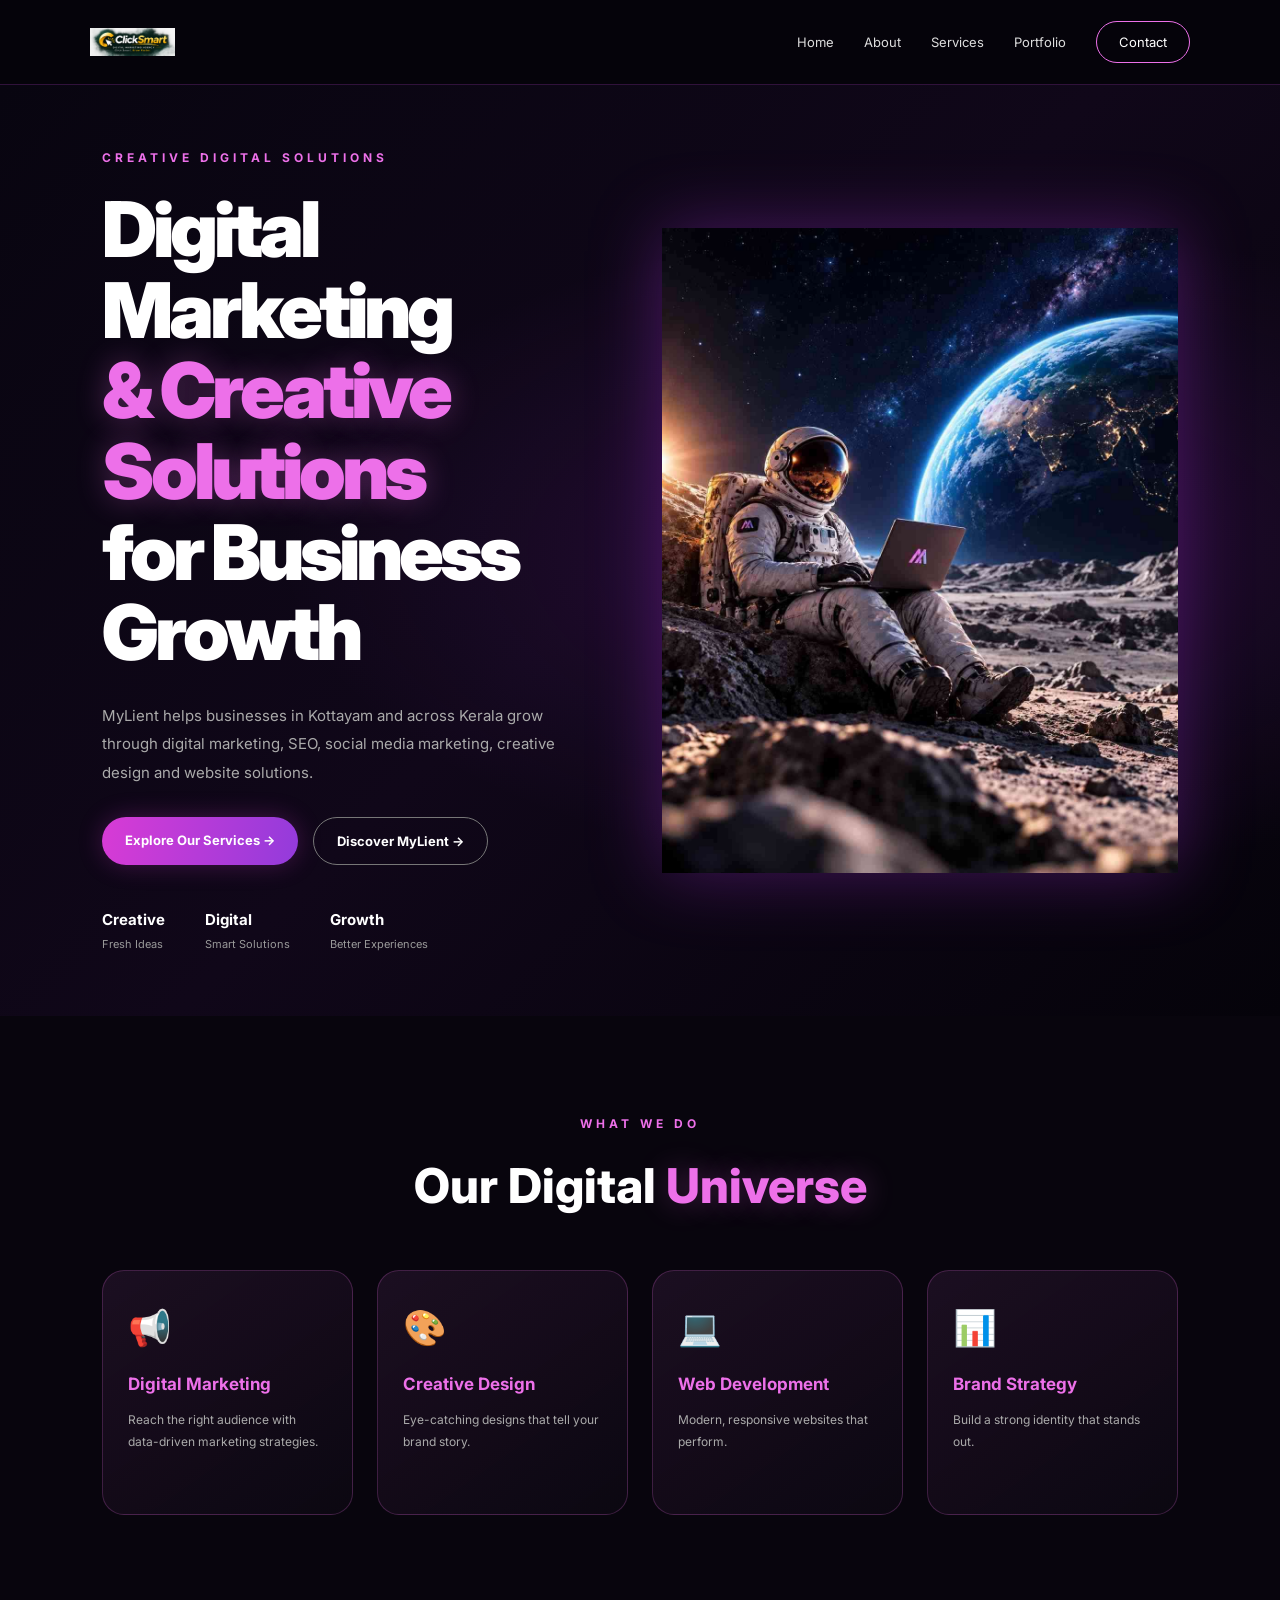
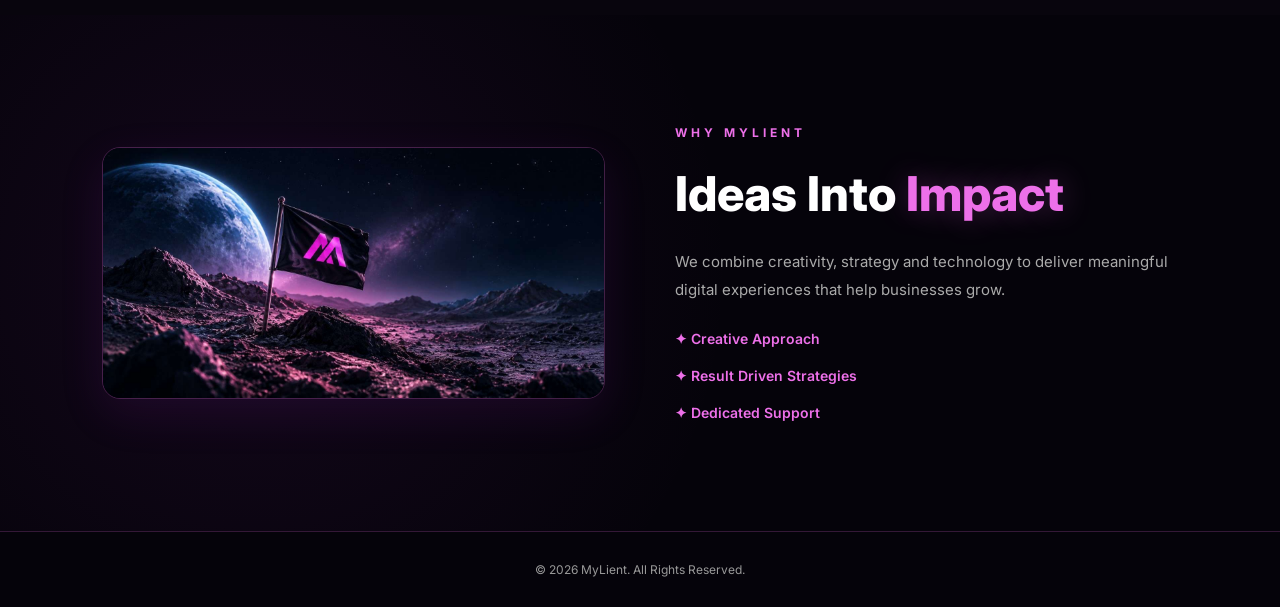
<file: index.html>
<!DOCTYPE html>
<html lang="en">
<head>

<!-- Google Tag Manager -->
<script>
(function(w,d,s,l,i){w[l]=w[l]||[];w[l].push({'gtm.start':
new Date().getTime(),event:'gtm.js'});var f=d.getElementsByTagName(s)[0],
j=d.createElement(s),dl=l!='dataLayer'?'&l='+l:'';j.async=true;j.src=
'https://www.googletagmanager.com/gtm.js?id='+i+dl;f.parentNode.insertBefore(j,f);
})(window,document,'script','dataLayer','GTM-PPH2MRL6');
</script>
<!-- End Google Tag Manager -->

<meta charset="UTF-8">
<meta name="viewport" content="width=device-width, initial-scale=1.0">

<title>Digital Marketing Agency in Kottayam | MyLient</title>

<meta name="description" content="Looking for digital marketing services in Kottayam? MyLient offers SEO, social media marketing, creative design and website solutions for growing businesses.">

<meta name="robots" content="index, follow">
<meta name="author" content="MyLient">

<link rel="canonical" href="https://shilujoseph97-cpu.github.io/mylient/">
<link rel="icon" type="image/svg+xml" href="./favicon.svg">

<meta property="og:type" content="website">
<meta property="og:url" content="https://shilujoseph97-cpu.github.io/mylient/">
<meta property="og:site_name" content="MyLient">
<meta property="og:title" content="MyLient | Digital Marketing Agency in Kottayam">
<meta property="og:description" content="Digital marketing, SEO, social media marketing, creative design and website solutions for businesses in Kottayam, Kerala.">
<meta property="og:image" content="https://shilujoseph97-cpu.github.io/mylient/og-image.jpg">
<meta property="og:image:width" content="1200">
<meta property="og:image:height" content="630">
<meta property="og:image:alt" content="MyLient Digital Marketing and Creative Solutions">

<meta name="twitter:card" content="summary_large_image">
<meta name="twitter:title" content="MyLient | Digital Marketing Agency in Kottayam">
<meta name="twitter:description" content="Digital marketing, SEO, creative design and website solutions for businesses in Kottayam, Kerala.">
<meta name="twitter:image" content="https://shilujoseph97-cpu.github.io/mylient/og-image.jpg">

<link rel="preconnect" href="https://fonts.googleapis.com">
<link rel="preconnect" href="https://fonts.gstatic.com" crossorigin>
<link href="https://fonts.googleapis.com/css2?family=Inter:wght@400;500;600;700;800;900&display=swap" rel="stylesheet">

<style>

* {
    margin: 0;
    padding: 0;
    box-sizing: border-box;
}

html {
    scroll-behavior: smooth;
}

body {
    background: #05030a;
    color: #fff;
    font-family: 'Inter', sans-serif;
}

.home-page {
    overflow: hidden;
}

/* HEADER */

.home-nav {
    min-height: 85px;
    padding: 0 7%;
    display: flex;
    align-items: center;
    justify-content: space-between;
    border-bottom: 1px solid rgba(220,80,255,.2);
    position: relative;
    z-index: 10;
    background: #05030a;
}

.home-logo {
    color: #ed70e9;
    font-size: 30px;
    font-weight: 900;
    text-decoration: none;
    letter-spacing: -1px;
}

.home-links {
    display: flex;
    align-items: center;
    gap: 30px;
}

.home-links a {
    color: #ddd;
    font-size: 13px;
    text-decoration: none;
    transition: .3s;
}

.home-links a:hover {
    color: #ed70e9;
}

.home-links .home-contact {
    padding: 12px 22px;
    border: 1px solid #ed70e9;
    border-radius: 30px;
    color: #fff;
}

.menu-toggle {
    display: none;
    background: none;
    border: none;
    color: white;
    font-size: 27px;
    cursor: pointer;
}

/* HERO */

.home-hero {
    min-height: 680px;
    padding: 65px 8%;
    display: flex;
    align-items: center;
    justify-content: space-between;
    position: relative;
    background:
        radial-gradient(ellipse at 75% 50%, rgba(140,40,190,.2), transparent 50%),
        linear-gradient(135deg,#080510,#100719,#05030a);
}

.home-copy {
    width: 50%;
    position: relative;
    z-index: 2;
}

.home-tag,
.section-label {
    color: #ed70e9;
    font-size: 12px;
    font-weight: 700;
    letter-spacing: 4px;
    margin-bottom: 25px;
}

.home-copy h1 {
    font-size: clamp(45px,6vw,85px);
    line-height: 1.05;
    font-weight: 900;
    letter-spacing: -4px;
    margin-bottom: 28px;
}

.home-copy h1 span,
.home-services h2 span,
.why-copy h2 span {
    color: #ed70e9;
    text-shadow: 0 0 30px rgba(237,112,233,.3);
}

.home-description {
    color: #aaa;
    font-size: 15px;
    line-height: 1.9;
    max-width: 480px;
    margin-bottom: 30px;
}

.home-buttons {
    display: flex;
    gap: 15px;
    flex-wrap: wrap;
}

.home-btn {
    padding: 15px 23px;
    border-radius: 30px;
    text-decoration: none;
    font-size: 13px;
    font-weight: 700;
    transition: .3s;
}

.home-btn.primary {
    background: linear-gradient(100deg,#d83bd5,#933bdb);
    color: white;
    box-shadow: 0 0 25px rgba(216,59,213,.25);
}

.home-btn.secondary {
    border: 1px solid #777;
    color: white;
}

.home-btn:hover {
    transform: translateY(-4px);
}

.home-features {
    display: flex;
    gap: 40px;
    margin-top: 45px;
}

.home-feature {
    display: flex;
    flex-direction: column;
    gap: 8px;
}

.home-feature strong {
    font-size: 15px;
}

.home-feature span {
    font-size: 11px;
    color: #999;
}

.home-astronaut {
    width: 48%;
    max-width: 580px;
    height: auto;
    object-fit: contain;
    filter: drop-shadow(0 0 35px rgba(194,55,255,.3));
    animation: floatAstronaut 4s ease-in-out infinite;
}

@keyframes floatAstronaut {
    0%, 100% {
        transform: translateY(0);
    }
    50% {
        transform: translateY(-18px);
    }
}

/* SERVICES */

.home-services {
    padding: 100px 8%;
    text-align: center;
    background: #08050d;
}

.home-services h2,
.why-copy h2 {
    font-size: clamp(32px,4vw,48px);
    font-weight: 800;
    margin-bottom: 55px;
}

.home-service-grid {
    max-width: 1150px;
    margin: auto;
    display: grid;
    grid-template-columns: repeat(4,1fr);
    gap: 24px;
}

.home-service-card {
    padding: 35px 25px;
    min-height: 245px;
    text-align: left;
    border: 1px solid rgba(237,112,233,.22);
    border-radius: 22px;
    background: linear-gradient(145deg,rgba(35,18,40,.75),rgba(12,8,18,.95));
    transition: .3s ease;
}

.home-service-card:hover {
    transform: translateY(-8px);
    border-color: #ed70e9;
    box-shadow: 0 12px 35px rgba(237,112,233,.12);
}

.service-icon {
    font-size: 35px;
    margin-bottom: 25px;
}

.home-service-card h3 {
    color: #ed70e9;
    font-size: 17px;
    margin-bottom: 15px;
}

.home-service-card p {
    color: #aaa;
    font-size: 12px;
    line-height: 1.8;
}

/* WHY MYLIENT */

.home-why {
    padding: 110px 8%;
    display: grid;
    grid-template-columns: 1fr 1fr;
    align-items: center;
    gap: 70px;
    background:
        radial-gradient(circle at 20% 50%,rgba(150,45,180,.10),transparent 45%),
        #05030a;
}

.why-image {
    width: 100%;
    overflow: hidden;
    border-radius: 18px;
    border: 1px solid rgba(237,112,233,.25);
    box-shadow: 0 15px 45px rgba(150,45,180,.12);
}

.why-image img {
    display: block;
    width: 100%;
    height: auto;
}

.why-copy {
    max-width: 500px;
}

.why-copy h2 {
    line-height: 1.2;
    margin-bottom: 25px;
}

.why-copy p {
    color: #aaa;
    font-size: 15px;
    line-height: 1.9;
    margin-bottom: 25px;
}

.why-points {
    display: flex;
    flex-direction: column;
    gap: 20px;
    color: #ed70e9;
    font-size: 14px;
    font-weight: 600;
}

/* FOOTER */

.home-footer {
    padding: 30px 7%;
    text-align: center;
    border-top: 1px solid rgba(237,112,233,.2);
    color: #999;
    font-size: 12px;
}

/* RESPONSIVE */

@media(max-width:900px) {

    .home-service-grid {
        grid-template-columns: repeat(2,1fr);
    }

    .home-hero {
        padding: 65px 6%;
    }

    .home-features {
        gap: 20px;
    }
}

@media(max-width:700px) {

    .home-nav {
        min-height: 75px;
        padding: 18px 22px;
        flex-direction: row;
    }

    .home-logo {
        font-size: 26px;
    }

    .menu-toggle {
        display: block;
    }

    .home-links {
        display: none;
        position: absolute;
        top: 75px;
        left: 0;
        width: 100%;
        padding: 25px;
        background: #090609;
        flex-direction: column;
        align-items: center;
        gap: 22px;
        border-top: 1px solid rgba(237,112,233,.2);
    }

    .home-links.open {
        display: flex;
    }

    .home-hero {
        min-height: auto;
        flex-direction: column;
        padding: 65px 25px 40px;
        text-align: center;
    }

    .home-copy {
        width: 100%;
    }

    .home-copy h1 {
        font-size: clamp(40px,10vw,60px);
        letter-spacing: -3px;
    }

    .home-description {
        margin-left: auto;
        margin-right: auto;
    }

    .home-buttons,
    .home-features {
        justify-content: center;
    }

    .home-features {
        gap: 18px;
        margin-top: 40px;
    }

    .home-feature strong {
        font-size: 12px;
    }

    .home-feature span {
        font-size: 9px;
    }

    .home-astronaut {
        width: 90%;
        margin-top: 35px;
    }

    .home-services {
        padding: 75px 22px;
    }

    .home-service-grid {
        grid-template-columns: 1fr;
    }

    .home-why {
        grid-template-columns: 1fr;
        padding: 75px 25px;
        gap: 35px;
    }

    .why-copy {
        text-align: center;
        margin: auto;
    }
}

/* PAGE TRANSITION */

body {
    animation: pageSlideIn .5s ease both;
}

@keyframes pageSlideIn {
    from {
        opacity: 0;
        transform: translateX(25px);
    }
    to {
        opacity: 1;
        transform: translateX(0);
    }
}

#about {
    scroll-margin-top: 30px;
}
.home-nav .home-logo {
    width: 85px !important;
    height: 45px !important;
    display: flex !important;
    align-items: center !important;
    overflow: hidden;
}

.home-nav .home-logo img {
    width: 85px !important;
    height: 45px !important;
    max-width: 85px !important;
    max-height: 45px !important;
    object-fit: contain !important;
    display: block !important;
}
</style>
</head>

<body>

<!-- Google Tag Manager (noscript) -->
<noscript>
<iframe src="https://www.googletagmanager.com/ns.html?id=GTM-PPH2MRL6"
height="0" width="0" style="display:none;visibility:hidden"></iframe>
</noscript>
<!-- End Google Tag Manager (noscript) -->

<main>

<section class="home-page" id="home">

    <!-- HEADER -->

    <header class="home-nav">

        <a href="#home" class="home-logo">
    <img src="./clicksmart-logo.jpg" alt="MyLient Digital Marketing Agency">
</a>

        <button class="menu-toggle"
                id="menu"
                aria-label="Open navigation menu"
                aria-expanded="false"
                aria-controls="nav">
            ☰
        </button>

        <nav class="home-links" id="nav">

            <a href="index.html">Home</a>
            <a href="about.html">About</a>
            <a href="services.html">Services</a>
            <a href="portfolio.html">Portfolio</a>
            <a href="contact.html" class="home-contact">Contact</a>

        </nav>

    </header>

    <!-- HERO SECTION -->

    <section class="home-hero">

        <div class="home-copy">

            <div class="home-tag">
                CREATIVE DIGITAL SOLUTIONS
            </div>

            <h1>
                Digital Marketing<br>
                <span>& Creative Solutions</span><br>
                for Business Growth
            </h1>

            <p class="home-description">
                MyLient helps businesses in Kottayam and across Kerala
                grow through digital marketing, SEO, social media
                marketing, creative design and website solutions.
            </p>

            <div class="home-buttons">

                <a href="services.html" class="home-btn primary">
                    Explore Our Services →
                </a>

                <a href="#about" class="home-btn secondary">
                    Discover MyLient →
                </a>

            </div>

            <div class="home-features">

                <div class="home-feature">
                    <strong>Creative</strong>
                    <span>Fresh Ideas</span>
                </div>

                <div class="home-feature">
                    <strong>Digital</strong>
                    <span>Smart Solutions</span>
                </div>

                <div class="home-feature">
                    <strong>Growth</strong>
                    <span>Better Experiences</span>
                </div>

            </div>

        </div>

        <img
            src="./home-astronaut.jpeg"
            class="home-astronaut"
            alt="MyLient astronaut working on a laptop on the moon"
            fetchpriority="high"
            loading="eager"
            decoding="async"
        >

    </section>

    <!-- SERVICES -->

    <section class="home-services" id="services">

        <div class="section-label">WHAT WE DO</div>

        <h2>
            Our Digital <span>Universe</span>
        </h2>

        <div class="home-service-grid">

            <div class="home-service-card">
                <div class="service-icon">📢</div>
                <h3>Digital Marketing</h3>
                <p>
                    Reach the right audience with
                    data-driven marketing strategies.
                </p>
            </div>

            <div class="home-service-card">
                <div class="service-icon">🎨</div>
                <h3>Creative Design</h3>
                <p>
                    Eye-catching designs that tell
                    your brand story.
                </p>
            </div>

            <div class="home-service-card">
                <div class="service-icon">💻</div>
                <h3>Web Development</h3>
                <p>
                    Modern, responsive websites
                    that perform.
                </p>
            </div>

            <div class="home-service-card">
                <div class="service-icon">📊</div>
                <h3>Brand Strategy</h3>
                <p>
                    Build a strong identity
                    that stands out.
                </p>
            </div>

        </div>

    </section>

    <!-- WHY MYLIENT -->

    <section class="home-why" id="about">

        <div class="why-image">

            <img
                src="./a_cinematic_photorealistic_space_landscape_a_dra.jpeg"
                alt="MyLient creative digital marketing brand visual"
                loading="lazy"
                decoding="async"
            >

        </div>

        <div class="why-copy">

            <div class="section-label">WHY MYLIENT</div>

            <h2>
                Ideas Into <span>Impact</span>
            </h2>

            <p>
                We combine creativity, strategy and
                technology to deliver meaningful digital
                experiences that help businesses grow.
            </p>

            <div class="why-points">
                <div>✦ Creative Approach</div>
                <div>✦ Result Driven Strategies</div>
                <div>✦ Dedicated Support</div>
            </div>

        </div>

    </section>

    <!-- FOOTER -->

    <footer class="home-footer">
        © <span id="year"></span> MyLient. All Rights Reserved.
    </footer>

</section>

</main>

<script>

document.addEventListener("DOMContentLoaded", function () {

    // MOBILE MENU

    const menu = document.getElementById("menu");
    const nav = document.getElementById("nav");

    if (menu && nav) {

        menu.addEventListener("click", function () {

            const isOpen = nav.classList.toggle("open");

            menu.setAttribute("aria-expanded", isOpen);
            menu.innerHTML = isOpen ? "✕" : "☰";

        });

        nav.querySelectorAll("a").forEach(function(link) {

            link.addEventListener("click", function() {

                nav.classList.remove("open");
                menu.setAttribute("aria-expanded", "false");
                menu.innerHTML = "☰";

            });

        });

    }

    // AUTOMATIC COPYRIGHT YEAR

    const year = document.getElementById("year");

    if (year) {
        year.textContent = new Date().getFullYear();
    }

});

</script>

</body>
</html>
</file>
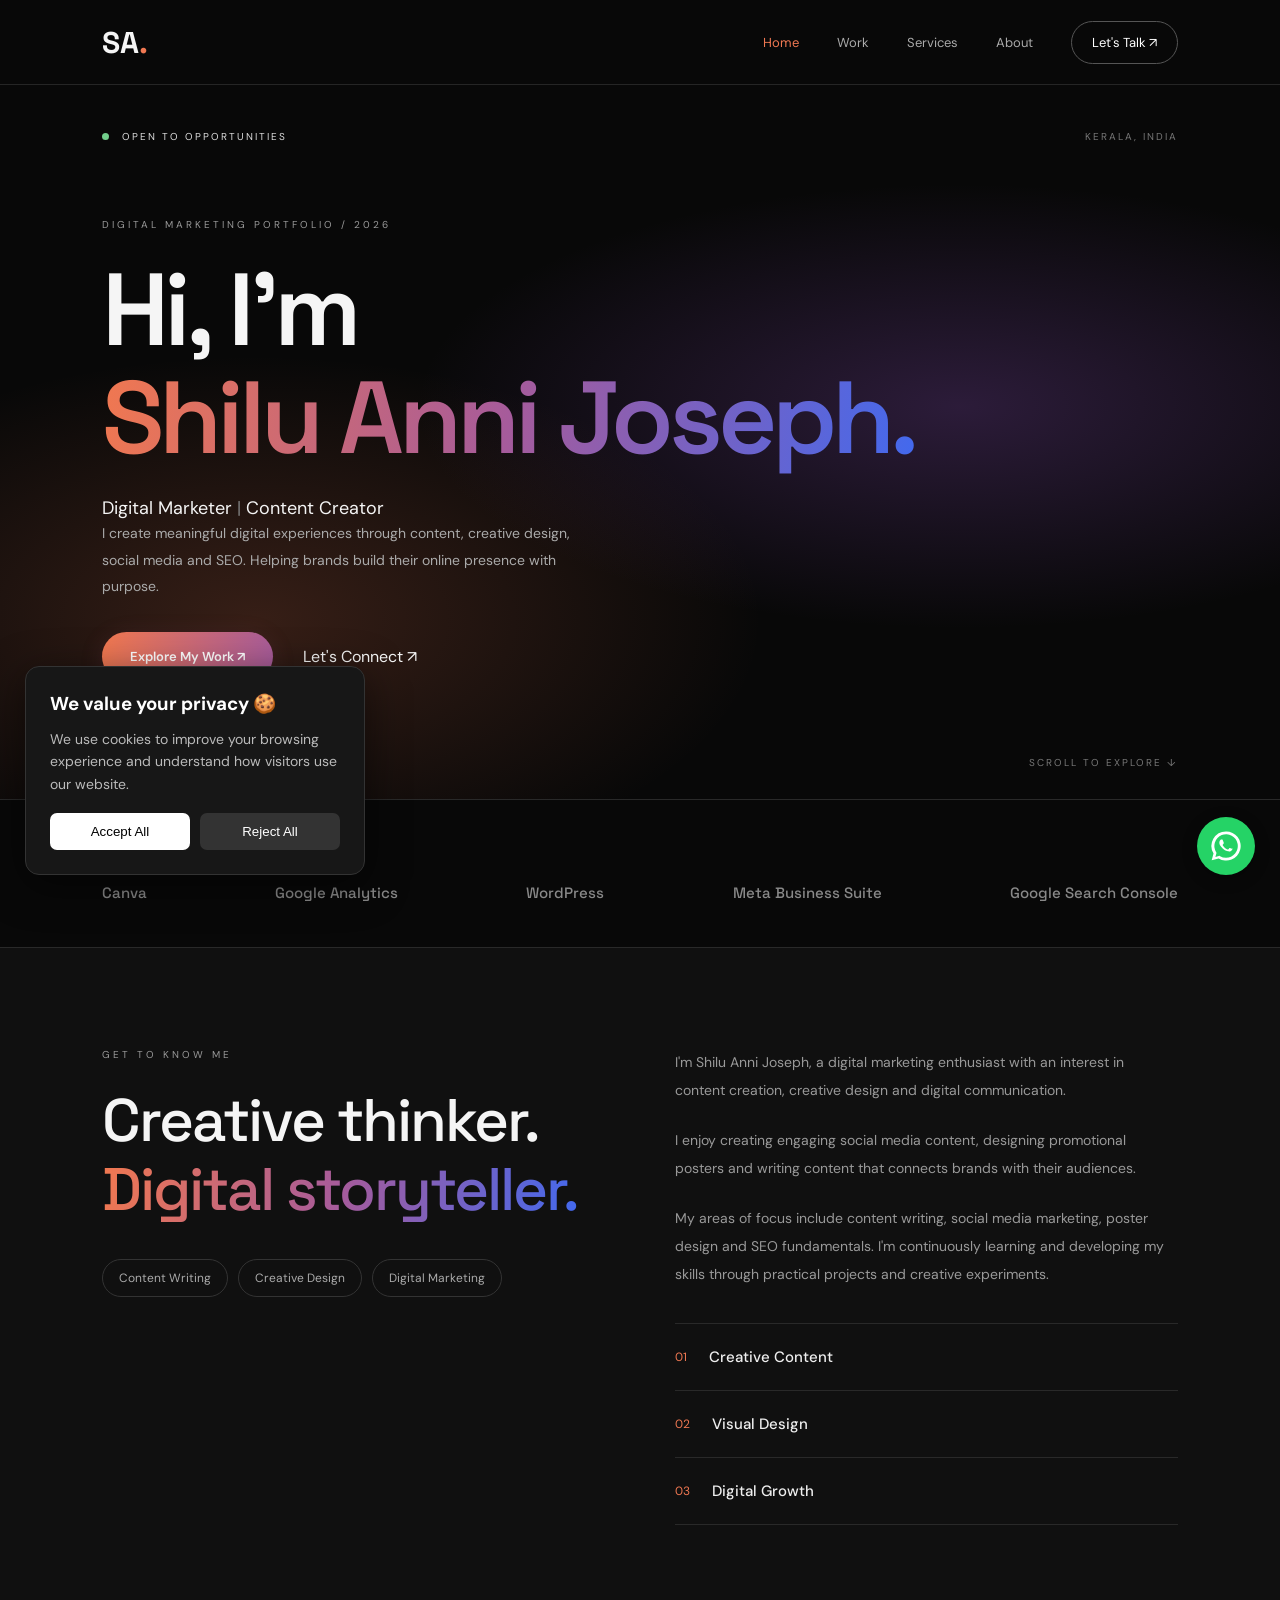
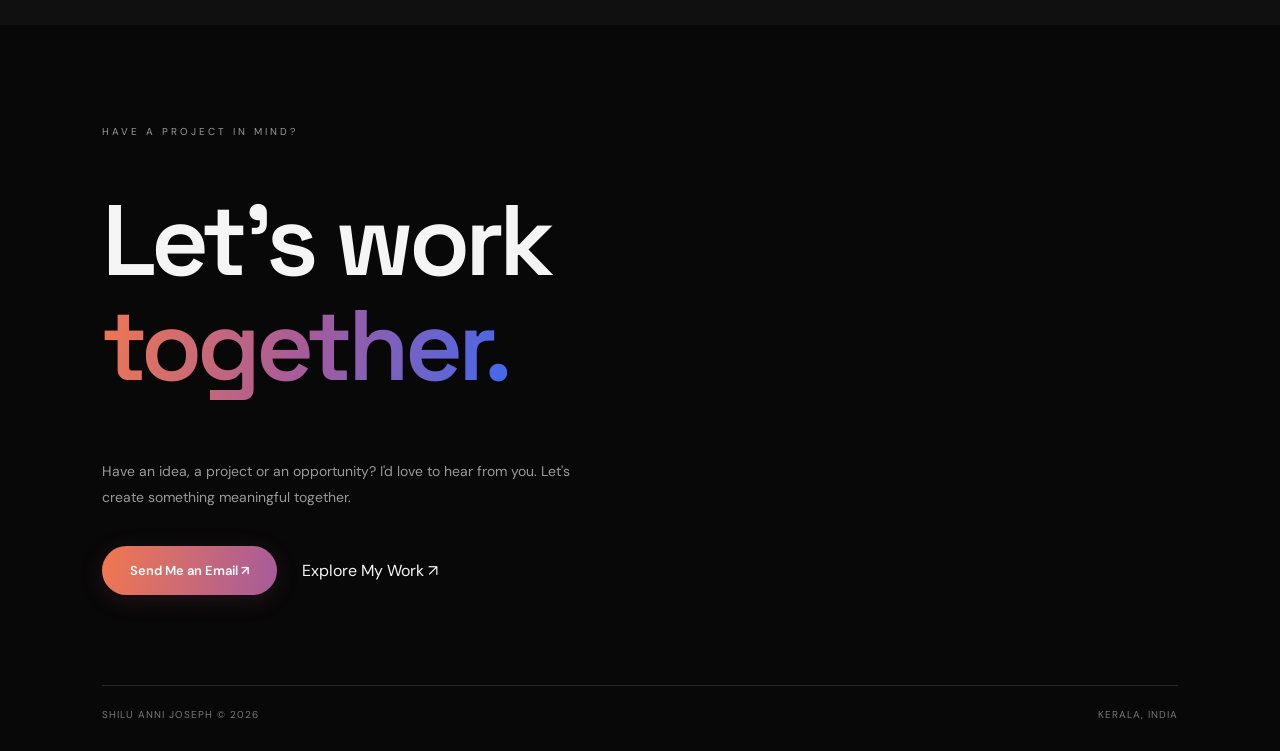
<file: Shilu-Portfolio./index.html>
<!DOCTYPE html>
<html lang="en">
<head>
  <meta charset="UTF-8">
  <meta name="viewport" content="width=device-width, initial-scale=1.0">
  <title>Shilu Anni Joseph | Digital Marketer</title>
  <meta name="description" content="Digital marketing portfolio of Shilu Anni Joseph, showcasing SEO, social media marketing, content creation and creative design.">
  <link rel="preconnect" href="https://fonts.googleapis.com">
  <link rel="preconnect" href="https://fonts.gstatic.com" crossorigin>
  <link href="https://fonts.googleapis.com/css2?family=DM+Sans:wght@400;500;600;700&family=Space+Grotesk:wght@400;500;600;700&display=swap" rel="stylesheet">
  <link rel="stylesheet" href="style.css">
</head>

<body>

<header class="navbar">
  <a href="#" class="logo">SA<span>.</span></a>
  
<nav>
  <a href="#" class="nav-link active" data-page="home">Home</a>
  <a href="#" class="nav-link" data-page="work">Work</a>
  <a href="#" class="nav-link" data-page="services">Services</a>
  <a href="#" class="nav-link" data-page="about">About</a>
  <a href="#" class="nav-link nav-contact" data-page="contact">Let's Talk ↗</a>
</nav>

</header>

<main>
  <section class="hero page active" id="home">
    <div class="hero-top">
      <span class="availability"><span class="dot"></span> OPEN TO OPPORTUNITIES</span>
      <span class="location">KERALA, INDIA</span>
    </div>

    <div class="hero-content">
      <p class="eyebrow">DIGITAL MARKETING PORTFOLIO / 2026</p>
      <h1>Hi, I'm<br><span class="gradient">Shilu Anni Joseph.</span></h1>
      <h2>Digital Marketer <span>|</span> Content Creator</h2>
      <p class="hero-description">
        I create meaningful digital experiences through content,
        creative design, social media and SEO.
        Helping brands build their online presence with purpose.
      </p>

      <div class="hero-buttons">
        <a href="#" class="primary-btn nav-link" data-page="work">Explore My Work ↗</a>
        <a href="#" class="text-btn nav-link" data-page="contact">Let's Connect ↗</a>
      </div>
    </div>

    <div class="hero-bottom">
      <span>CREATIVITY MEETS STRATEGY</span>
      <span>SCROLL TO EXPLORE ↓</span>
    </div>
  </section>

<section class="section work-section page" id="work">
  <div class="section-heading">
    <div>
      <p class="eyebrow">SELECTED WORK</p>
      <h2>Creative <span class="gradient">Projects.</span></h2>
      <p class="section-intro">
        A collection of my poster designs and social media creatives.
      </p>
    </div>
    <span class="section-count">01 — 06</span>
  </div>

  <div class="project-grid">

    <article class="project-card">
      <img src="images/poster1.jpg" alt="Poster Design 1" class="project-image">
      <div class="project-info">
        <div><h3>Social Media Creative</h3><p>Poster Design</p></div>
        <span>↗</span>
      </div>
    </article>

    <article class="project-card">
      <img src="images/poster2.jpg" alt="Poster Design 2" class="project-image">
      <div class="project-info">
        <div><h3>Campaign Creative</h3><p>Social Media Design</p></div>
        <span>↗</span>
      </div>
    </article>

    <article class="project-card">
      <img src="images/poster3.jpg" alt="Poster Design 3" class="project-image">
      <div class="project-info">
        <div><h3>Promotional Design</h3><p>Creative Communication</p></div>
        <span>↗</span>
      </div>
    </article>

    <article class="project-card">
      <img src="images/poster4.jpg" alt="Poster Design 4" class="project-image">
      <div class="project-info">
        <div><h3>Festival Campaign</h3><p>Festival Poster Design</p></div>
        <span>↗</span>
      </div>
    </article>

    <article class="project-card">
      <img src="images/poster5.jpg" alt="Poster Design 5" class="project-image">
      <div class="project-info">
        <div><h3>Content Creative</h3><p>Visual Content</p></div>
        <span>↗</span>
      </div>
    </article>

    <article class="project-card">
      <img src="images/poster6.jpg" alt="Poster Design 6" class="project-image">
      <div class="project-info">
        <div><h3>Brand Promotion</h3><p>Social Media Poster</p></div>
        <span>↗</span>
      </div>
    </article>

  </div>
</section>

  <section class="brands">
    <p class="eyebrow">TOOLS & PLATFORMS</p>
    <div class="brand-list">
      <span>Canva</span><span>Google Analytics</span>
      <span>WordPress</span><span>Meta Business Suite</span>
      <span>Google Search Console</span>
    </div>
  </section>

  
<section class="section services-section page" id="services">

  <div class="section-heading">
    <div>
      <p class="eyebrow">WHAT I CAN DO FOR YOU</p>
      <h2>My <span class="gradient">Services.</span></h2>
      <p class="section-intro">
        Creative digital solutions to help businesses build their online presence.
      </p>
    </div>
    <span class="section-count">01 — 05</span>
  </div>

  <div class="service-list">

    <div class="service-item">
      <span>01</span>
      <div class="service-content">
        <h3>Social Media Management</h3>
        <p>Social media planning, page optimization and engaging content management.</p>
      </div>
      <b>↗</b>
    </div>

    <div class="service-item">
      <span>02</span>
      <div class="service-content">
        <h3>Content Writing</h3>
        <p>Creative captions, blog writing and promotional content for brands.</p>
      </div>
      <b>↗</b>
    </div>

    <div class="service-item">
      <span>03</span>
      <div class="service-content">
        <h3>Poster & Creative Design</h3>
        <p>Eye-catching posters, banners and social media campaign creatives.</p>
      </div>
      <b>↗</b>
    </div>

    <div class="service-item">
      <span>04</span>
      <div class="service-content">
        <h3>SEO Optimization</h3>
        <p>On-page SEO, keyword research and basic website optimization.</p>
      </div>
      <b>↗</b>
    </div>

    <div class="service-item">
      <span>05</span>
      <div class="service-content">
        <h3>Digital Advertising</h3>
        <p>Meta and Google Ads campaign planning and creative support.</p>
      </div>
      <b>↗</b>
    </div>

  </div>
</section>

  
<section class="about-section page" id="about">

  <div class="about-label">
    <p class="eyebrow">GET TO KNOW ME</p>
    <h2>Creative thinker.<br>
      <span class="gradient">Digital storyteller.</span>
    </h2>

    <div class="about-tags">
      <span>Content Writing</span>
      <span>Creative Design</span>
      <span>Digital Marketing</span>
    </div>
  </div>

  <div class="about-copy">
    <p>
      I'm Shilu Anni Joseph, a digital marketing enthusiast
      with an interest in content creation, creative design
      and digital communication.
    </p>

    <p>
      I enjoy creating engaging social media content,
      designing promotional posters and writing content
      that connects brands with their audiences.
    </p>

    <p>
      My areas of focus include content writing, social media
      marketing, poster design and SEO fundamentals.
      I'm continuously learning and developing my skills
      through practical projects and creative experiments.
    </p>

    <div class="about-details">
      <div>
        <span>01</span>
        <h3>Creative Content</h3>
      </div>
      <div>
        <span>02</span>
        <h3>Visual Design</h3>
      </div>
      <div>
        <span>03</span>
        <h3>Digital Growth</h3>
      </div>
    </div>
  </div>

</section>

<section class="contact-section page" id="contact">

  <p class="eyebrow">HAVE A PROJECT IN MIND?</p>

  <h2>
    Let's work<br>
    <span class="gradient">together.</span>
  </h2>

  <p class="contact-description">
    Have an idea, a project or an opportunity?
    I'd love to hear from you. Let's create something meaningful together.
  </p>

  <div class="contact-actions">
    <a href="mailto:shilujoseph97@gmail.com" class="primary-btn">
  Send Me an Email ↗
</a>
    <a href="#" class="text-btn nav-link" data-page="work">
      Explore My Work ↗
    </a>
  </div>

  <div class="contact-footer">
    <span>SHILU ANNI JOSEPH © 2026</span>
    <span>KERALA, INDIA</span>
  </div>

</section>

</main>

<script src="script.js"></script>
<a href="https://wa.me/918301943230"
   class="whatsapp-float"
   target="_blank"
   aria-label="Chat on WhatsApp">
  <svg viewBox="0 0 32 32" width="30" height="30" fill="white">
    <path d="M16 .5A15.5 15.5 0 0 0 2.7 24l-2 7.3 7.5-2A15.5 15.5 0 1 0 16 .5zm0 28a12.4 12.4 0 0 1-6.3-1.7l-.5-.3-4.5 1.2 1.2-4.4-.3-.5A12.5 12.5 0 1 1 16 28.5zm6.8-9.3c-.4-.2-2.1-1-2.5-1.1-.3-.1-.6-.2-.8.2s-.9 1.1-1.1 1.3-.4.2-.8.1a10.2 10.2 0 0 1-3-1.9 11.2 11.2 0 0 1-2.1-2.6c-.2-.4 0-.6.2-.8l.6-.7c.2-.2.2-.4.3-.6.1-.2 0-.5 0-.7s-.8-2-1.1-2.7c-.3-.7-.6-.6-.8-.6h-.7c-.2 0-.6.1-.9.4s-1.2 1.2-1.2 2.9 1.2 3.3 1.4 3.5c.2.2 2.4 3.7 5.9 5.2.8.3 1.4.5 1.9.6.8.2 1.5.2 2.1.1.7-.1 2.1-.9 2.4-1.7.3-.8.3-1.5.2-1.7-.1-.2-.3-.2-.6-.4z"/>
  </svg>
</a>

<!-- Cookie Consent Popup -->
<div id="cookie-popup" class="cookie-popup">
  <div class="cookie-content">
    <h3>We value your privacy 🍪</h3>
    <p>
      We use cookies to improve your browsing experience
      and understand how visitors use our website.
    </p>
    <div class="cookie-buttons">
      <button onclick="acceptCookies()">Accept All</button>
      <button onclick="rejectCookies()">Reject All</button>
    </div>
  </div>
</div>

<style>
.cookie-popup {
  position: fixed;
  bottom: 25px;
  left: 25px;
  width: 340px;
  background: #171717;
  color: #fff;
  padding: 24px;
  border: 1px solid #333;
  border-radius: 14px;
  z-index: 9999;
  display: none;
  box-shadow: 0 10px 40px #0008;
}

.cookie-content h3 {
  margin-bottom: 12px;
}

.cookie-content p {
  color: #bbb;
  font-size: 14px;
  line-height: 1.6;
}

.cookie-buttons {
  display: flex;
  gap: 10px;
  margin-top: 18px;
}

.cookie-buttons button {
  flex: 1;
  padding: 11px;
  border: 0;
  border-radius: 7px;
  cursor: pointer;
}

.cookie-buttons button:first-child {
  background: #fff;
  color: #000;
}

.cookie-buttons button:last-child {
  background: #333;
  color: #fff;
}

@media(max-width: 480px) {
  .cookie-popup {
    left: 15px;
    right: 15px;
    bottom: 15px;
    width: auto;
  }
}
</style>

<script>
const cookiePopup = document.getElementById("cookie-popup");

if (!localStorage.getItem("cookieConsent")) {
  cookiePopup.style.display = "block";
}

function acceptCookies() {
  localStorage.setItem("cookieConsent", "accepted");
  cookiePopup.style.display = "none";
}

function rejectCookies() {
  localStorage.setItem("cookieConsent", "rejected");
  cookiePopup.style.display = "none";
}
</script>

</body>
</html>
</file>
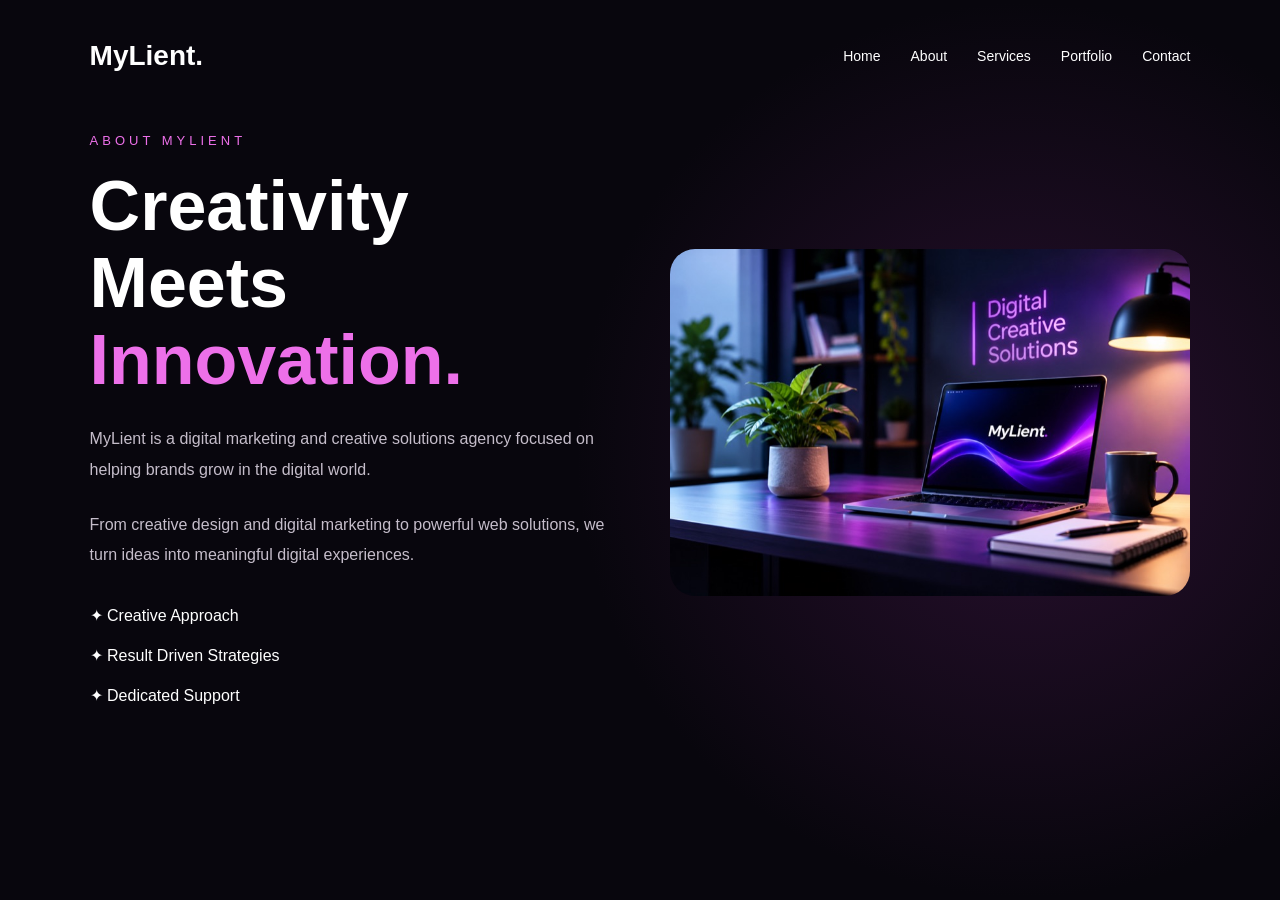
<file: about.html>
<!DOCTYPE html>
<html lang="en">
<head>
<!-- Google Tag Manager -->
<script>
(function(w,d,s,l,i){w[l]=w[l]||[];w[l].push({'gtm.start':
new Date().getTime(),event:'gtm.js'});var f=d.getElementsByTagName(s)[0],
j=d.createElement(s),dl=l!='dataLayer'?'&l='+l:'';j.async=true;j.src=
'https://www.googletagmanager.com/gtm.js?id='+i+dl;f.parentNode.insertBefore(j,f);
})(window,document,'script','dataLayer','GTM-PPH2MRL6');
</script>
<!-- End Google Tag Manager -->
    <meta charset="UTF-8">
    <meta name="viewport" content="width=device-width, initial-scale=1.0">
    <title>About MyLient | Digital Marketing & Creative Agency</title>

<meta name="description" content="Discover MyLient, a digital marketing and creative solutions agency helping brands grow through creative design, digital marketing and web solutions.">

<meta name="robots" content="index, follow">

<meta name="author" content="MyLient">

<meta property="og:title" content="About MyLient | Digital Marketing & Creative Agency">

<meta property="og:description" content="Learn how MyLient combines creativity, strategy and technology to help businesses grow.">

<meta property="og:type" content="website">

<meta property="og:url" content="https://shilujoseph97-cpu.github.io/mylient/about.html">
    <style>
        * {
            margin: 0;
            padding: 0;
            box-sizing: border-box;
        }

        body {
            background: #08060d;
            color: #ffffff;
            font-family: Arial, sans-serif;
        }

        .about-page {
            min-height: 100vh;
            padding: 25px 7%;
            background:
                radial-gradient(circle at 80% 50%, #29102f 0%, transparent 40%),
                #08060d;
        }

        .about-nav {
            display: flex;
            justify-content: space-between;
            align-items: center;
            padding: 15px 0;
        }

        .about-logo {
            color: white;
            font-size: 28px;
            font-weight: bold;
            text-decoration: none;
        }

        .about-links {
            display: flex;
            gap: 30px;
        }

        .about-links a {
            color: white;
            text-decoration: none;
            font-size: 14px;
        }

        .about-links a:hover {
            color: #ed70e9;
        }

        .about-content {
            display: flex;
            align-items: center;
            justify-content: space-between;
            gap: 60px;
            min-height: 75vh;
        }

        .about-text {
            flex: 1;
        }

        .about-label {
            color: #ed70e9;
            letter-spacing: 4px;
            font-size: 13px;
            margin-bottom: 20px;
        }

        .about-text h1 {
            font-size: clamp(40px, 6vw, 70px);
            line-height: 1.1;
            margin-bottom: 25px;
        }

        .about-text h1 span {
            color: #ed70e9;
        }

        .about-text p {
            color: #c5bdca;
            font-size: 16px;
            line-height: 1.9;
            max-width: 550px;
            margin-bottom: 25px;
        }

        .about-points {
            line-height: 2.5;
            color: #ffffff;
        }

        .about-image {
            flex: 1;
            text-align: center;
        }

        .about-image img {
            width: 100%;
            max-width: 520px;
            border-radius: 25px;
        }

        @media(max-width: 700px) {
            .about-nav {
                flex-direction: column;
                gap: 20px;
            }

            .about-links {
                gap: 15px;
                flex-wrap: wrap;
                justify-content: center;
            }

            .about-content {
                flex-direction: column;
                padding: 60px 0;
                gap: 35px;
            }

            .about-text h1 {
                font-size: 42px;
            }
        }
        /* Smooth Page Transition */

body {
    animation: pageSlideIn 0.5s ease both;
}

@keyframes pageSlideIn {
    from {
        opacity: 0;
        transform: translateX(45px);
    }
    to {
        opacity: 1;
        transform: translateX(0);
    }
}

body.page-leave {
    animation: pageSlideOut 0.35s ease both;
}

@keyframes pageSlideOut {
    from {
        opacity: 1;
        transform: translateX(0);
    }
    to {
        opacity: 0;
        transform: translateX(-45px);
    }
}
    </style>
</head>

<body>
<!-- Google Tag Manager (noscript) -->
<noscript><iframe src="https://www.googletagmanager.com/ns.html?id=GTM-PPH2MRL6"
height="0" width="0" style="display:none;visibility:hidden"></iframe></noscript>
<!-- End Google Tag Manager (noscript) -->

    <div class="about-page">

        <header class="about-nav">
            <a href="index.html" class="about-logo">MyLient.</a>

            <nav class="about-links">
                <a href="index.html">Home</a>
                <a href="about.html">About</a>
                <a href="index.html#services">Services</a>
                <a href="index.html#portfolio">Portfolio</a>
                <a href="index.html#contact">Contact</a>
            </nav>
        </header>

        <main class="about-content">

            <div class="about-text">
                <div class="about-label">ABOUT MYLIENT</div>

                <h1>
                    Creativity Meets
                    <span>Innovation.</span>
                </h1>

                <p>
                    MyLient is a digital marketing and creative
                    solutions agency focused on helping brands
                    grow in the digital world.
                </p>

                <p>
                    From creative design and digital marketing
                    to powerful web solutions, we turn ideas
                    into meaningful digital experiences.
                </p>

                <div class="about-points">
                    ✦ Creative Approach<br>
                    ✦ Result Driven Strategies<br>
                    ✦ Dedicated Support
                </div>
            </div>

            <div class="about-image">
                <img
    src="./about-image.jpg"
    fetchpriority="high"
alt="MyLient Digital Creative Studio"
loading="eager"
decoding="async"
>
            </div>

        </main>

    </div>
<script>

</script>
</body>
</html>
</file>
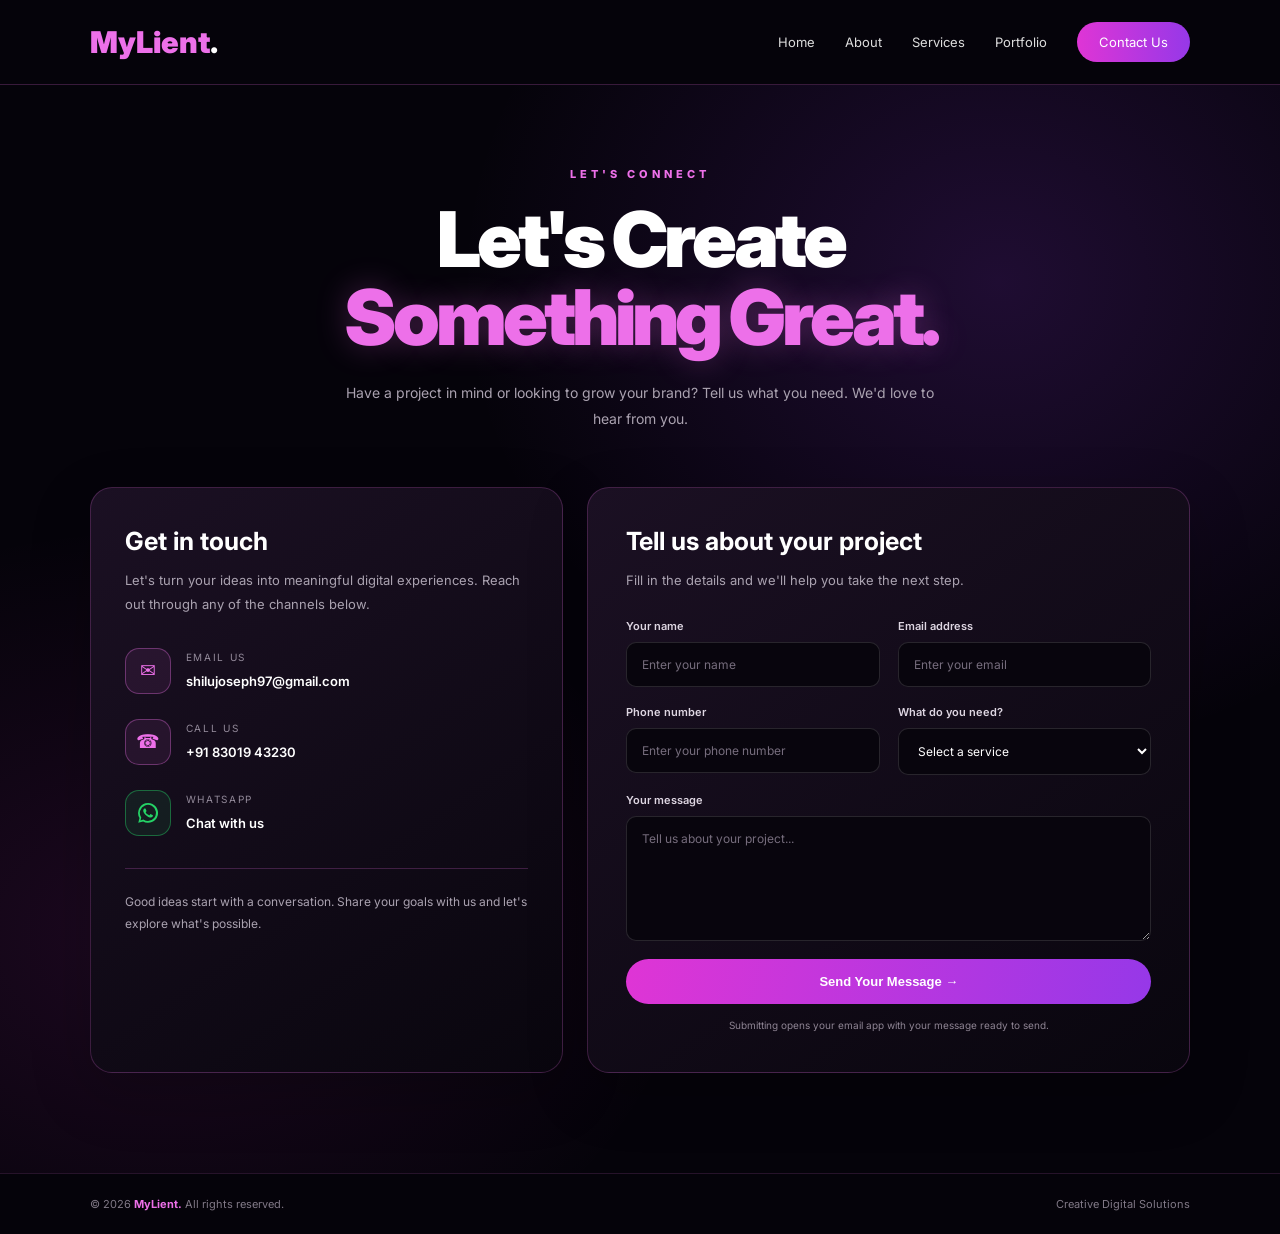
<file: contact.html>
<!DOCTYPE html>
<html lang="en">
<head>
<!-- Google Tag Manager -->
<script>
(function(w,d,s,l,i){w[l]=w[l]||[];w[l].push({'gtm.start':
new Date().getTime(),event:'gtm.js'});var f=d.getElementsByTagName(s)[0],
j=d.createElement(s),dl=l!='dataLayer'?'&l='+l:'';j.async=true;j.src=
'https://www.googletagmanager.com/gtm.js?id='+i+dl;f.parentNode.insertBefore(j,f);
})(window,document,'script','dataLayer','GTM-PPH2MRL6');
</script>
<!-- End Google Tag Manager -->
<meta charset="UTF-8">
<meta name="viewport" content="width=device-width, initial-scale=1.0">
<title>Contact MyLient | Digital Marketing Enquiries</title>

<meta name="description" content="Contact MyLient for digital marketing, creative design, web development and brand strategy services. Let's discuss your next project.">

<meta name="robots" content="index, follow">

<meta name="author" content="MyLient">

<meta property="og:title" content="Contact MyLient | Let's Grow Your Brand">

<meta property="og:description" content="Have a project in mind? Get in touch with MyLient for creative digital solutions.">

<meta property="og:type" content="website">

<meta property="og:url" content="https://shilujoseph97-cpu.github.io/mylient/contact.html">
<link href="https://fonts.googleapis.com/css2?family=Inter:wght@400;500;600;700;800;900&display=swap" rel="stylesheet">

<style>
:root {
    --pink: #ed70e9;
    --purple: #9638e8;
    --bg: #05030a;
    --line: rgba(237,112,233,.22);
}

* {
    margin: 0;
    padding: 0;
    box-sizing: border-box;
}

body {
    background: var(--bg);
    color: white;
    font-family: 'Inter', sans-serif;
    overflow-x: hidden;
}

a { color: inherit; }
html { scroll-behavior: smooth; }

/* NAVIGATION */

.site-nav {
    min-height: 85px;
    padding: 0 7%;
    display: flex;
    align-items: center;
    justify-content: space-between;
    border-bottom: 1px solid var(--line);
    position: relative;
    z-index: 10;
}

.logo {
    color: var(--pink);
    font-size: 30px;
    font-weight: 900;
    text-decoration: none;
}

.logo span { color: white; }

.nav-links {
    display: flex;
    align-items: center;
    gap: 30px;
}

.nav-links a {
    color: #ddd;
    font-size: 13px;
    text-decoration: none;
    transition: .3s;
}

.nav-links a:hover,
.nav-links a.active {
    color: var(--pink);
}

.nav-cta {
    background: linear-gradient(90deg,#df35d5,#9638e8);
    padding: 12px 22px;
    border-radius: 30px;
    color: white !important;
}

.menu-toggle {
    display: none;
    background: none;
    border: none;
    color: white;
    font-size: 25px;
    cursor: pointer;
}

/* CONTACT SECTION */

.contact-main {
    padding: 82px 7% 100px;
    background:
        radial-gradient(ellipse at 78% 18%,rgba(150,56,232,.18),transparent 38%),
        radial-gradient(ellipse at 12% 78%,rgba(223,53,213,.11),transparent 34%),
        #05030a;
}

.intro {
    max-width: 780px;
    margin: 0 auto 54px;
    text-align: center;
}

.eyebrow {
    color: var(--pink);
    font-size: 11px;
    font-weight: 800;
    letter-spacing: 4px;
    margin-bottom: 20px;
}

.intro h1 {
    font-size: clamp(44px,6vw,78px);
    line-height: 1.02;
    letter-spacing: -4px;
    font-weight: 900;
    margin-bottom: 22px;
}

.intro h1 span {
    color: var(--pink);
    text-shadow: 0 0 32px rgba(237,112,233,.28);
}

.intro p {
    max-width: 590px;
    margin: auto;
    color: #aaa2b0;
    font-size: 14px;
    line-height: 1.9;
}

/* CONTACT LAYOUT */

.contact-layout {
    max-width: 1120px;
    margin: auto;
    display: grid;
    grid-template-columns: .88fr 1.12fr;
    gap: 24px;
}

/* CONTACT INFORMATION */

.info-card,
.form-card {
    border: 1px solid var(--line);
    border-radius: 22px;
    background: linear-gradient(145deg,#1b1023,#09060e);
    box-shadow: 0 20px 60px rgba(0,0,0,.22);
}

.info-card {
    padding: 38px 34px;
}

.info-card h2,
.form-card h2 {
    font-size: 25px;
    margin-bottom: 12px;
}

.info-lead,
.form-subtitle {
    color: #aaa2b0;
    font-size: 13px;
    line-height: 1.85;
}

.info-lead {
    margin-bottom: 32px;
}

.info-item {
    display: flex;
    align-items: center;
    gap: 15px;
    margin: 25px 0;
}

.info-icon {
    width: 46px;
    height: 46px;
    flex: 0 0 46px;
    display: grid;
    place-items: center;
    border: 1px solid rgba(237,112,233,.35);
    border-radius: 14px;
    background: rgba(237,112,233,.08);
    color: var(--pink);
    font-size: 19px;
}

.info-icon svg {
    width: 24px;
    height: 24px;
}

.info-icon.whatsapp {
    color: #25D366;
    background: rgba(37,211,102,.09);
    border-color: rgba(37,211,102,.42);
}

.info-item small {
    display: block;
    color: #938a9a;
    font-size: 10px;
    letter-spacing: 1.7px;
    margin-bottom: 7px;
}

.info-item a {
    color: white;
    font-size: 13px;
    font-weight: 600;
    text-decoration: none;
    overflow-wrap: anywhere;
}

.info-item a:hover {
    color: var(--pink);
}

.info-bottom {
    border-top: 1px solid var(--line);
    margin-top: 32px;
    padding-top: 22px;
    color: #aaa2b0;
    font-size: 12px;
    line-height: 1.8;
}

/* CONTACT FORM */

.form-card {
    padding: 38px;
}

.form-subtitle {
    margin-bottom: 27px;
}

.form-grid {
    display: grid;
    grid-template-columns: 1fr 1fr;
    gap: 0 18px;
}

.field {
    display: flex;
    flex-direction: column;
    gap: 9px;
    margin-bottom: 18px;
}

.field.full {
    grid-column: 1 / -1;
}

label {
    color: #ded6e2;
    font-size: 11px;
    font-weight: 600;
}

input,
textarea,
select {
    width: 100%;
    border: 1px solid rgba(255,255,255,.13);
    border-radius: 10px;
    outline: none;
    background: #08050d;
    color: white;
    padding: 14px 15px;
    font-family: inherit;
    font-size: 12px;
}

input::placeholder,
textarea::placeholder {
    color: #766d7d;
}

input:focus,
textarea:focus,
select:focus {
    border-color: var(--pink);
    box-shadow: 0 0 0 3px rgba(237,112,233,.1);
}

select option {
    background: #100a16;
}

textarea {
    min-height: 125px;
    resize: vertical;
}

.submit-btn {
    width: 100%;
    border: none;
    border-radius: 30px;
    padding: 15px 22px;
    color: white;
    background: linear-gradient(100deg,#df35d5,#9638e8);
    font-size: 13px;
    font-weight: 700;
    cursor: pointer;
    transition: .3s;
}

.submit-btn:hover {
    transform: translateY(-3px);
    box-shadow: 0 12px 30px rgba(216,59,213,.3);
}

.form-note {
    color: #8e8493;
    font-size: 10px;
    line-height: 1.7;
    margin-top: 13px;
    text-align: center;
}

/* FOOTER */

.footer {
    border-top: 1px solid rgba(237,112,233,.14);
    padding: 23px 7%;
    display: flex;
    justify-content: space-between;
    gap: 15px;
    color: #817987;
    font-size: 11px;
}

.footer strong {
    color: var(--pink);
}

/* RESPONSIVE */

@media(max-width:850px) {
    .contact-layout {
        grid-template-columns: 1fr;
    }
}

@media(max-width:650px) {
    .site-nav {
        min-height: 72px;
        padding: 0 22px;
    }

    .menu-toggle {
        display: block;
    }

    .nav-links {
        display: none;
        position: absolute;
        top: 72px;
        left: 0;
        right: 0;
        padding: 22px 24px;
        background: #0b0710;
        flex-direction: column;
        align-items: stretch;
    }

    .nav-links.open {
        display: flex;
    }

    .nav-cta {
        text-align: center;
    }

    .contact-main {
        padding: 62px 20px 70px;
    }

    .intro h1 {
        font-size: 46px;
        letter-spacing: -2.5px;
    }

    .info-card,
    .form-card {
        padding: 27px 22px;
    }

    .form-grid {
        grid-template-columns: 1fr;
    }

    .field.full {
        grid-column: auto;
    }

    .footer {
        flex-direction: column;
        text-align: center;
    }
}
</style>
</head>

<body>
<!-- Google Tag Manager (noscript) -->
<noscript><iframe src="https://www.googletagmanager.com/ns.html?id=GTM-PPH2MRL6"
height="0" width="0" style="display:none;visibility:hidden"></iframe></noscript>
<!-- End Google Tag Manager (noscript) -->

<header class="site-nav">

    <a href="index.html" class="logo">
        MyLient<span>.</span>
    </a>

    <button class="menu-toggle" id="menuToggle"
    aria-label="Toggle navigation">☰</button>

    <nav class="nav-links" id="navLinks">
        <a href="index.html">Home</a>
        <a href="about.html">About</a>
        <a href="services.html">Services</a>
        <a href="portfolio.html">Portfolio</a>
        <a href="contact.html" class="nav-cta active">Contact Us</a>
    </nav>

</header>

<main class="contact-main">

<section class="intro">

    <div class="eyebrow">LET'S CONNECT</div>

    <h1>
        Let's Create<br>
        <span>Something Great.</span>
    </h1>

    <p>
        Have a project in mind or looking to grow your brand?
        Tell us what you need. We'd love to hear from you.
    </p>

</section>

<section class="contact-layout">

<!-- CONTACT INFORMATION -->

<aside class="info-card">

    <h2>Get in touch</h2>

    <p class="info-lead">
        Let's turn your ideas into meaningful digital
        experiences. Reach out through any of the channels below.
    </p>

    <div class="info-item">
        <div class="info-icon">✉</div>
        <div>
            <small>EMAIL US</small>
            <a href="mailto:shilujoseph97@gmail.com">
                shilujoseph97@gmail.com
            </a>
        </div>
    </div>

    <div class="info-item">
        <div class="info-icon">☎</div>
        <div>
            <small>CALL US</small>
            <a href="tel:+918301943230">
                +91 83019 43230
            </a>
        </div>
    </div>

    <!-- WHATSAPP GREEN LOGO -->

    <div class="info-item">

        <div class="info-icon whatsapp">

            <svg viewBox="0 0 32 32"
            xmlns="http://www.w3.org/2000/svg"
            aria-label="WhatsApp">

                <path fill="currentColor"
                d="M16.04 2.67A13.2 13.2 0 0 0 4.69 22.6L3 29l6.55-1.72a13.2 13.2 0 1 0 6.49-24.61Zm0 23.97c-2.02 0-4-.54-5.73-1.57l-.41-.24-3.89 1.02 1.04-3.79-.27-.43a10.72 10.72 0 1 1 9.26 5.01Zm5.89-8.03c-.32-.16-1.89-.93-2.18-1.03-.29-.11-.5-.16-.71.16-.21.32-.82 1.03-1 1.24-.18.21-.37.24-.69.08-.32-.16-1.35-.5-2.57-1.59-.95-.85-1.59-1.9-1.78-2.22-.18-.32-.02-.49.14-.65.14-.14.32-.37.48-.55.16-.19.21-.32.32-.53.1-.21.05-.4-.03-.56-.08-.16-.71-1.72-.98-2.35-.26-.62-.52-.53-.71-.54l-.61-.01c-.21 0-.56.08-.85.4-.29.32-1.11 1.08-1.11 2.64s1.14 3.06 1.3 3.27c.16.21 2.24 3.42 5.43 4.8.76.33 1.35.53 1.81.68.76.24 1.45.21 2 .13.61-.09 1.89-.77 2.16-1.51.27-.74.27-1.37.19-1.51-.08-.13-.29-.21-.61-.37Z"/>

            </svg>

        </div>

        <div>
            <small>WHATSAPP</small>

            <a href="https://wa.me/918301943230"
            target="_blank" rel="noopener">
                Chat with us
            </a>
        </div>

    </div>

    <div class="info-bottom">
        Good ideas start with a conversation.
        Share your goals with us and let's explore what's possible.
    </div>

</aside>

<!-- CONTACT FORM -->

<section class="form-card">

    <h2>Tell us about your project</h2>

    <p class="form-subtitle">
        Fill in the details and we'll help you take the next step.
    </p>

    <form id="contactForm">

        <div class="form-grid">

            <div class="field">
                <label for="name">Your name</label>
                <input id="name" name="name"
                type="text" placeholder="Enter your name" required>
            </div>

            <div class="field">
                <label for="email">Email address</label>
                <input id="email" name="email"
                type="email" placeholder="Enter your email" required>
            </div>

            <div class="field">
                <label for="phone">Phone number</label>
                <input id="phone" name="phone"
                type="tel" placeholder="Enter your phone number">
            </div>

            <div class="field">
                <label for="service">What do you need?</label>
                <select id="service" name="service" required>
                    <option value="" disabled selected>Select a service</option>
                    <option>Digital Marketing</option>
                    <option>Creative Design</option>
                    <option>Web Development</option>
                    <option>Brand Strategy</option>
                    <option>Something else</option>
                </select>
            </div>

            <div class="field full">
                <label for="message">Your message</label>
                <textarea id="message" name="message"
                placeholder="Tell us about your project..." required></textarea>
            </div>

        </div>

        <button type="submit" class="submit-btn">
            Send Your Message →
        </button>

        <p class="form-note">
            Submitting opens your email app with your message ready to send.
        </p>

    </form>

</section>

</section>
</main>

<footer class="footer">

    <span>
        © <span id="year"></span>
        <strong>MyLient.</strong> All rights reserved.
    </span>

    <span>Creative Digital Solutions</span>

</footer>

<script>

const menuToggle = document.getElementById('menuToggle');
const navLinks = document.getElementById('navLinks');

menuToggle.addEventListener('click', () => {

    const open = navLinks.classList.toggle('open');

    menuToggle.setAttribute('aria-expanded', String(open));
    menuToggle.textContent = open ? '×' : '☰';

});

navLinks.querySelectorAll('a').forEach(link => {

    link.addEventListener('click', () => {

        navLinks.classList.remove('open');
        menuToggle.setAttribute('aria-expanded', 'false');
        menuToggle.textContent = '☰';

    });

});

document.getElementById('year').textContent =
    new Date().getFullYear();

document.getElementById('contactForm').addEventListener('submit', function(e) {

    e.preventDefault();

    const data = new FormData(this);

    const subject = encodeURIComponent(
        'New project enquiry from ' + data.get('name')
    );

    const body = encodeURIComponent(
        'Name: ' + data.get('name') + '\n' +
        'Email: ' + data.get('email') + '\n' +
        'Phone: ' + (data.get('phone') || 'Not provided') + '\n' +
        'Service: ' + data.get('service') + '\n\n' +
        'Message:\n' + data.get('message')
    );

    window.location.href =
        'mailto:shilujoseph97@gmail.com?subject=' +
        subject + '&body=' + body;

});

</script>

</body>
</html>
</file>
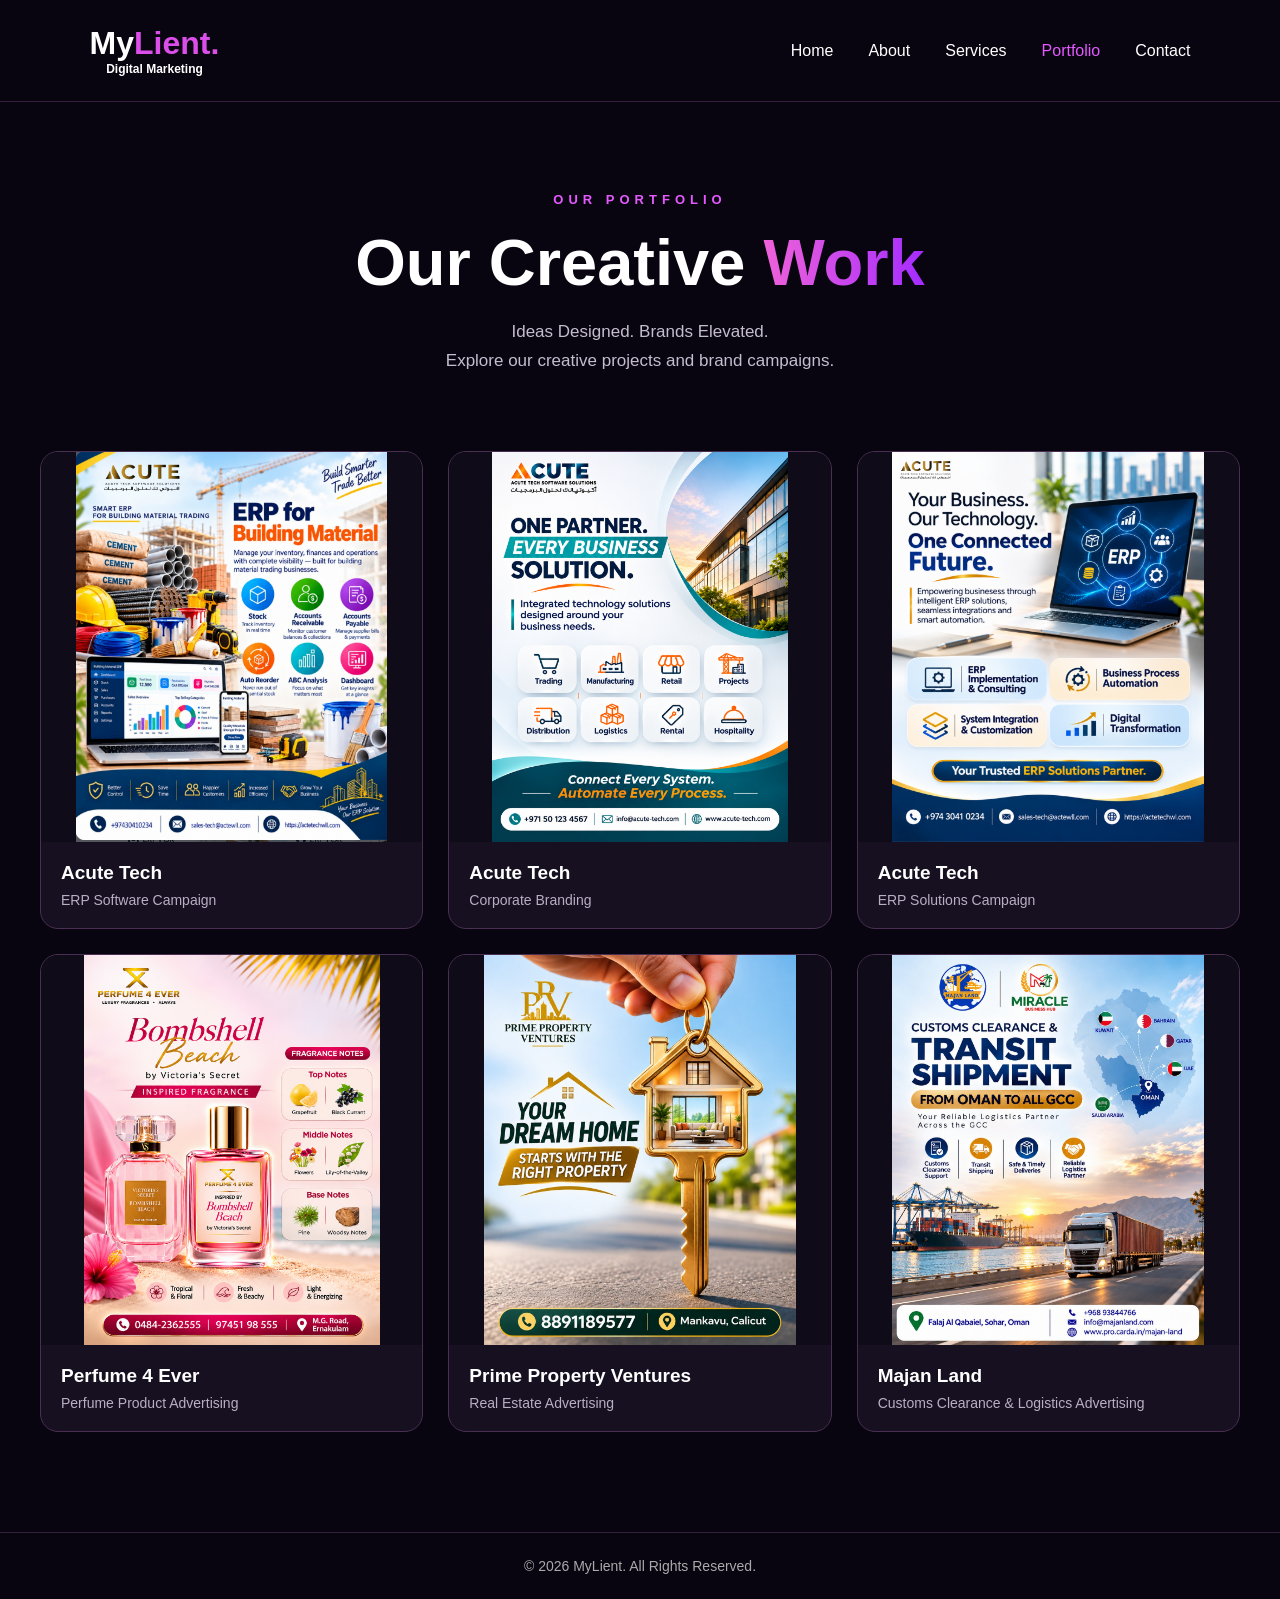
<file: portfolio.html>
<!DOCTYPE html>
<html lang="en">
<head>
<!-- Google Tag Manager -->
<script>
(function(w,d,s,l,i){w[l]=w[l]||[];w[l].push({'gtm.start':
new Date().getTime(),event:'gtm.js'});var f=d.getElementsByTagName(s)[0],
j=d.createElement(s),dl=l!='dataLayer'?'&l='+l:'';j.async=true;j.src=
'https://www.googletagmanager.com/gtm.js?id='+i+dl;f.parentNode.insertBefore(j,f);
})(window,document,'script','dataLayer','GTM-PPH2MRL6');
</script>
<!-- End Google Tag Manager -->
<meta charset="UTF-8">
<meta name="viewport" content="width=device-width, initial-scale=1.0">
<title>Creative Portfolio | Digital Marketing & Design | MyLient</title>

<meta name="description" content="Explore MyLient's creative portfolio featuring digital marketing campaigns, social media designs, branding and advertising projects.">

<meta name="robots" content="index, follow">

<meta name="author" content="MyLient">

<meta property="og:title" content="Creative Portfolio | MyLient">

<meta property="og:description" content="Discover creative designs, branding projects and digital marketing campaigns by MyLient.">

<meta property="og:type" content="website">

<meta property="og:url" content="https://shilujoseph97-cpu.github.io/mylient/portfolio.html">

<style>
* {
    margin: 0;
    padding: 0;
    box-sizing: border-box;
}

body {
    font-family: Arial, sans-serif;
    background: #080510;
    color: white;
}

/* NAVIGATION */

nav {
    display: flex;
    justify-content: space-between;
    align-items: center;
    padding: 25px 7%;
    border-bottom: 1px solid #35203e;
}

.logo {
    color: white;
    font-size: 32px;
    font-weight: 800;
    text-decoration: none;
}

.logo span {
    color: #dc4eea;
}

.logo small {
    display: block;
    font-size: 12px;
    text-align: center;
}

.nav-links {
    display: flex;
    gap: 35px;
}

.nav-links a {
    color: white;
    text-decoration: none;
    font-size: 16px;
    transition: 0.3s;
}

.nav-links a:hover,
.nav-links a.active {
    color: #e45aff;
}

/* PORTFOLIO HEADER */

.portfolio-header {
    text-align: center;
    padding: 90px 20px 55px;
}

.portfolio-header .tag {
    color: #e45aff;
    letter-spacing: 5px;
    font-size: 13px;
    font-weight: bold;
    margin-bottom: 18px;
}

.portfolio-header h1 {
    font-size: clamp(38px, 6vw, 65px);
    margin-bottom: 18px;
}

.portfolio-header h1 span {
    background: linear-gradient(90deg, #ef62d9, #a52cff);
    -webkit-background-clip: text;
    -webkit-text-fill-color: transparent;
}

.portfolio-header p {
    color: #c5bdce;
    font-size: 17px;
    line-height: 1.7;
}

/* PROJECT GRID */

.portfolio-grid {
    max-width: 1250px;
    margin: auto;
    padding: 20px 25px 100px;
    display: grid;
    grid-template-columns: repeat(3, 1fr);
    gap: 25px;
}

.project-card {
    background: #171020;
    border: 1px solid #493052;
    border-radius: 18px;
    overflow: hidden;
    transition: 0.3s;
}

.project-card:hover {
    transform: translateY(-7px);
    border-color: #dc4eea;
    box-shadow: 0 12px 30px #a52cff25;
}

.project-card img {
    width: 100%;
    height: 390px;
    object-fit: contain;
    display: block;
    background: #100b18;
}

.project-info {
    padding: 20px;
}

.project-info h3 {
    font-size: 19px;
    margin-bottom: 8px;
}

.project-info p {
    color: #b9afc4;
    font-size: 14px;
}

/* FOOTER */

footer {
    text-align: center;
    padding: 25px;
    color: #aaa;
    border-top: 1px solid #35203e;
    font-size: 14px;
}

/* RESPONSIVE */

@media(max-width: 900px) {
    .portfolio-grid {
        grid-template-columns: repeat(2, 1fr);
    }
}

@media(max-width: 600px) {
    nav {
        flex-direction: column;
        gap: 22px;
    }

    .nav-links {
        gap: 15px;
        flex-wrap: wrap;
        justify-content: center;
    }

    .nav-links a {
        font-size: 14px;
    }

    .portfolio-grid {
        grid-template-columns: 1fr;
        padding: 15px 18px 60px;
    }

    .project-card img {
        height: auto;
    }
}
</style>
</head>

<body>
<!-- Google Tag Manager (noscript) -->
<noscript><iframe src="https://www.googletagmanager.com/ns.html?id=GTM-PPH2MRL6"
height="0" width="0" style="display:none;visibility:hidden"></iframe></noscript>
<!-- End Google Tag Manager (noscript) -->

<nav>
    <a href="index.html" class="logo">
        My<span>Lient.</span>
        <small>Digital Marketing</small>
    </a>

    <div class="nav-links">
        <a href="index.html">Home</a>
        <a href="about.html">About</a>
        <a href="services.html">Services</a>
        <a href="portfolio.html" class="active">Portfolio</a>
        <a href="index.html#contact">Contact</a>
    </div>
</nav>

<section class="portfolio-header">
    <div class="tag">OUR PORTFOLIO</div>

    <h1>Our Creative <span>Work</span></h1>

    <p>
        Ideas Designed. Brands Elevated.<br>
        Explore our creative projects and brand campaigns.
    </p>
</section>

<section class="portfolio-grid">

    <div class="project-card">
        <img src="images/acute-erp.png" alt="Acute ERP">
        <div class="project-info">
            <h3>Acute Tech</h3>
            <p>ERP Software Campaign</p>
        </div>
    </div>

    <div class="project-card">
    <img src="images/acute-business.png" alt="Acute Business Solutions">
    <div class="project-info">
        <h3>Acute Tech</h3>
        <p>Corporate Branding</p>
    </div>

    </div>

    <div class="project-card">
    <img src="images/acute-solutions.png" alt="Acute ERP Solutions">

    <div class="project-info">
        <h3>Acute Tech</h3>
        <p>ERP Solutions Campaign</p>
    </div>
</div>

    <div class="project-card">
    <img src="images/perfume4ever.png" alt="Perfume 4 Ever">

    <div class="project-info">
        <h3>Perfume 4 Ever</h3>
        <p>Perfume Product Advertising</p>
    </div>
</div>

    <div class="project-card">
    <img src="images/prime-property.png" alt="Prime Property Ventures">

    <div class="project-info">
        <h3>Prime Property Ventures</h3>
        <p>Real Estate Advertising</p>
    </div>
</div>
    <div class="project-card">
    <img src="images/majan-land.png" alt="Majan Land Logistics">

    <div class="project-info">
        <h3>Majan Land</h3>
        <p>Customs Clearance & Logistics Advertising</p>
    </div>
</div>
</section>

<footer>
    © 2026 MyLient. All Rights Reserved.
</footer>

</body>
</html>
</file>
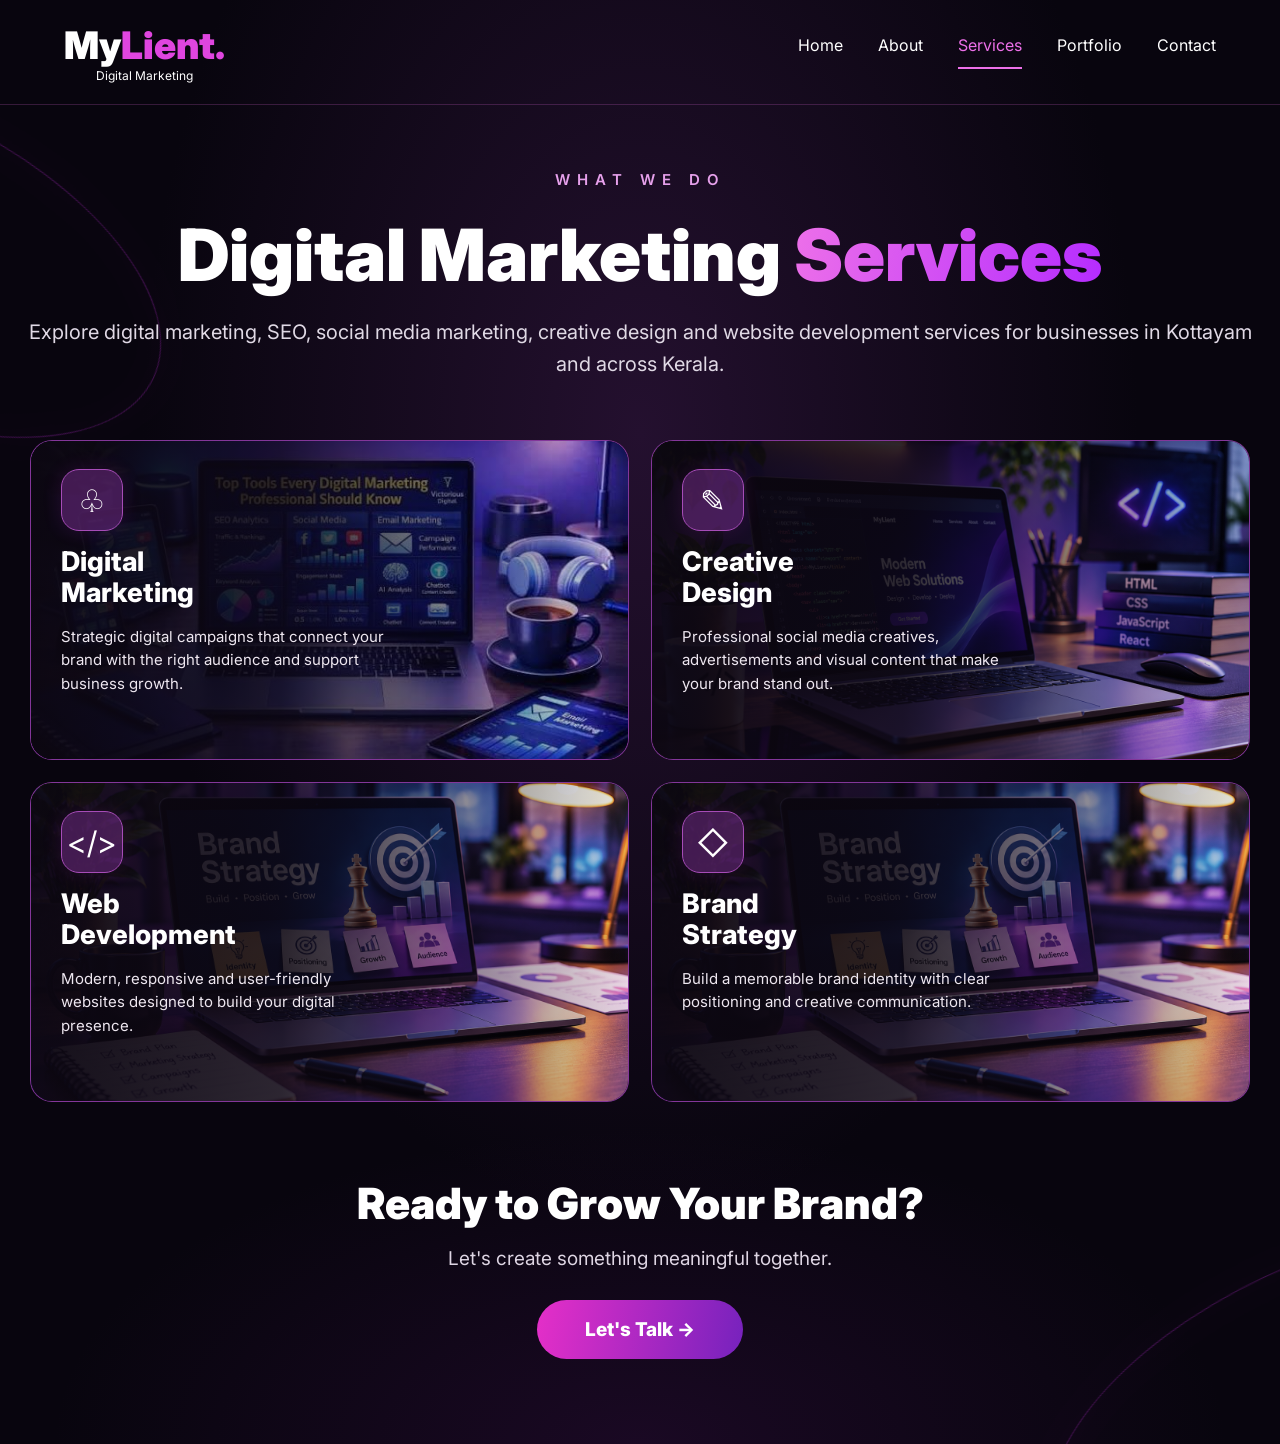
<file: services.html>
<!DOCTYPE html>
<html lang="en">
<head>
<!-- Google Tag Manager -->
<script>
(function(w,d,s,l,i){w[l]=w[l]||[];w[l].push({'gtm.start':
new Date().getTime(),event:'gtm.js'});var f=d.getElementsByTagName(s)[0],
j=d.createElement(s),dl=l!='dataLayer'?'&l='+l:'';j.async=true;j.src=
'https://www.googletagmanager.com/gtm.js?id='+i+dl;f.parentNode.insertBefore(j,f);
})(window,document,'script','dataLayer','GTM-PPH2MRL6');
</script>
<!-- End Google Tag Manager -->
<meta charset="UTF-8">
<meta name="viewport" content="width=device-width, initial-scale=1.0">
<title>Digital Marketing Services in Kottayam | MyLient</title>

<meta name="description" content="MyLient offers digital marketing, SEO, social media marketing, creative design, web development and branding services for businesses in Kottayam, Kerala.">

<meta name="robots" content="index, follow">
<meta name="author" content="MyLient">

<meta property="og:title" content="Digital Marketing Services in Kottayam | MyLient">

<meta property="og:description" content="Explore MyLient's SEO, digital marketing, social media marketing, creative design and web development services in Kottayam, Kerala.">
<link rel="canonical" href="https://shilujoseph97-cpu.github.io/mylient/services.html">
<meta property="og:type" content="website">

<meta property="og:url" content="https://shilujoseph97-cpu.github.io/mylient/services.html">
<link rel="preconnect" href="https://fonts.googleapis.com">
<link rel="preconnect" href="https://fonts.gstatic.com" crossorigin>

<link rel="preload" as="style" href="https://fonts.googleapis.com/css2?family=Inter:wght@400;500;600;700;800;900&display=swap">

<link rel="stylesheet"
      href="https://fonts.googleapis.com/css2?family=Inter:wght@400;500;600;700;800;900&display=swap"
      media="print"
      onload="this.media='all'">

<noscript>
<link rel="stylesheet" href="https://fonts.googleapis.com/css2?family=Inter:wght@400;500;600;700;800;900&display=swap">
</noscript>

<style>
* {
    margin: 0;
    padding: 0;
    box-sizing: border-box;
}

body {
    font-family: 'Inter', sans-serif;
    background: #08050e;
    color: white;
    overflow-x: hidden;
}

.page {
    min-height: 100vh;
    position: relative;
    overflow: hidden;
    background:
        radial-gradient(ellipse at 50% 30%, #24102f 0%, transparent 55%),
        #08050e;
}

/* BACKGROUND EFFECT */

.page::before,
.page::after {
    content: "";
    position: absolute;
    width: 600px;
    height: 300px;
    border: 1px solid rgba(221, 55, 255, .25);
    border-radius: 50%;
    filter: drop-shadow(0 0 15px #c52aff);
    pointer-events: none;
    z-index: 0;
}

.page::before {
    top: 100px;
    left: -420px;
    transform: rotate(25deg);
}

.page::after {
    bottom: -120px;
    right: -350px;
    transform: rotate(-25deg);
}

/* NAVIGATION */

nav {
    min-height: 105px;
    padding: 15px 5%;
    display: flex;
    justify-content: space-between;
    align-items: center;
    border-bottom: 1px solid rgba(237,112,233,.2);
    position: relative;
    z-index: 5;
}

.logo {
    color: white;
    font-size: 38px;
    font-weight: 900;
    text-decoration: none;
}

.logo span {
    color: #df45df;
}

.logo small {
    display: block;
    text-align: center;
    font-size: 12px;
    font-weight: normal;
}

.nav-links {
    display: flex;
    gap: 35px;
}

.nav-links a {
    color: white;
    text-decoration: none;
    font-size: 16px;
    transition: .3s;
}

.nav-links a:hover,
.nav-links .active {
    color: #ed70e9;
}

.nav-links .active {
    border-bottom: 2px solid #ed70e9;
    padding-bottom: 12px;
}

/* HEADING */

.heading {
    text-align: center;
    padding: 65px 15px 60px;
    position: relative;
    z-index: 1;
}

.heading .label {
    color: #e6a0eb;
    letter-spacing: 7px;
    font-size: 15px;
    font-weight: 600;
    margin-bottom: 22px;
}

.heading h1 {
    font-size: clamp(40px, 6vw, 72px);
    font-weight: 900;
    margin-bottom: 18px;
}

.heading h1 span {
    background: linear-gradient(100deg, #ed70e9, #b52cff);
    -webkit-background-clip: text;
    -webkit-text-fill-color: transparent;
}

.heading p {
    color: #e0d9e5;
    font-size: 20px;
    line-height: 1.6;
}

/* SERVICES GRID */

.services-grid {
    width: 100%;
    max-width: 1250px;
    margin: auto;
    padding: 0 15px;
    display: grid;
    grid-template-columns: repeat(2, minmax(0, 1fr));
    gap: 22px;
    position: relative;
    z-index: 1;
}

.service-card {
    width: 100%;
    min-width: 0;
    height: 320px;
    position: relative;
    overflow: hidden;
    border: 1px solid rgba(190, 75, 220, .65);
    border-radius: 22px;
    background: #17101d;
}

.service-card img {
    width: 100%;
    height: 100%;
    object-fit: cover;
    position: absolute;
    inset: 0;
    z-index: 0;
    transition: transform .5s ease;
}

.service-card:hover img {
    transform: scale(1.05);
}

.service-card::after {
    content: "";
    position: absolute;
    inset: 0;
    z-index: 1;
    background: linear-gradient(
        90deg,
        rgba(12,7,17,.96) 0%,
        rgba(12,7,17,.86) 42%,
        rgba(12,7,17,.08) 100%
    );
}

/* CARD CONTENT */

.card-content {
    position: absolute;
    z-index: 2;
    top: 28px;
    left: 30px;
    width: 55%;
    color: white;
}

.icon {
    width: 62px;
    height: 62px;
    border-radius: 18px;
    display: grid;
    place-items: center;
    font-size: 31px;
    background: rgba(151,55,177,.4);
    border: 1px solid #a64cb7;
    margin-bottom: 15px;
    box-shadow: 0 0 20px rgba(220,50,255,.12);
}

.card-content h2 {
    font-size: 27px;
    line-height: 1.15;
    font-weight: 800;
    margin-bottom: 17px;
}

.card-content p {
    color: #eee7f0;
    font-size: 15px;
    line-height: 1.55;
}

/* CTA SECTION */

.cta {
    text-align: center;
    padding: 75px 15px 85px;
    position: relative;
    z-index: 1;
    background: radial-gradient(
        ellipse at bottom,
        rgba(80,20,100,.25),
        transparent 65%
    );
}

.cta h2 {
    font-size: clamp(28px, 4vw, 43px);
    font-weight: 900;
    margin-bottom: 18px;
}

.cta p {
    color: #ded5e3;
    font-size: 19px;
    margin-bottom: 30px;
}

.cta a {
    display: inline-block;
    padding: 18px 48px;
    border-radius: 40px;
    background: linear-gradient(100deg, #e52fc8, #7622bd);
    color: white;
    text-decoration: none;
    font-size: 19px;
    font-weight: 800;
    transition: .3s;
}

.cta a:hover {
    transform: translateY(-4px);
    box-shadow: 0 8px 25px rgba(229,47,200,.3);
}

/* MOBILE RESPONSIVE */

@media(max-width: 750px) {

    nav {
        flex-direction: column;
        gap: 22px;
        padding: 22px 10px;
    }

    .logo {
        font-size: 32px;
    }

    .nav-links {
        gap: 15px;
        flex-wrap: wrap;
        justify-content: center;
    }

    .nav-links a {
        font-size: 13px;
    }

    .heading {
        padding: 55px 15px 40px;
    }

    .heading .label {
        font-size: 12px;
        letter-spacing: 5px;
    }

    .heading h1 {
        font-size: 40px;
    }

    .heading p {
        font-size: 16px;
    }

    .services-grid {
        grid-template-columns: 1fr;
        padding: 0 15px;
        gap: 18px;
    }

    .service-card {
        height: 290px;
    }

    .card-content {
        left: 22px;
        top: 22px;
        width: calc(100% - 44px);
        max-width: 260px;
    }

    .icon {
        width: 52px;
        height: 52px;
        font-size: 26px;
        margin-bottom: 12px;
    }

    .card-content h2 {
        font-size: 23px;
        margin-bottom: 12px;
    }

    .card-content p {
        font-size: 13px;
    }

    .cta {
        padding: 65px 15px;
    }

    .cta p {
        font-size: 16px;
    }

    .cta a {
        padding: 15px 38px;
        font-size: 16px;
    }
}

@media(max-width: 380px) {
    .heading h1 {
        font-size: 34px;
    }

    .service-card {
        height: 280px;
    }

    .card-content p {
        font-size: 12px;
    }
}
</style>
</head>

<body>
<!-- Google Tag Manager (noscript) -->
<noscript><iframe src="https://www.googletagmanager.com/ns.html?id=GTM-PPH2MRL6"
height="0" width="0" style="display:none;visibility:hidden"></iframe></noscript>
<!-- End Google Tag Manager (noscript) -->

<div class="page">

<!-- NAVIGATION -->
<!-- NAVIGATION -->

<nav>
    <a href="./index.html" class="logo">
        My<span>Lient.</span>
        <small>Digital Marketing</small>
    </a>

    <div class="nav-links">
        <a href="./index.html">Home</a>
        <a href="./about.html">About</a>
        <a href="./services.html" class="active">Services</a>
        <a href="portfolio.html">Portfolio</a>
        <a href="./index.html#contact">Contact</a>
    </div>
</nav>

<!-- PAGE HEADING -->

<section class="heading">

    <div class="label">WHAT WE DO</div>

    <h1>
    Digital Marketing <span>Services</span>
</h1>
    <p>
    Explore digital marketing, SEO, social media marketing,
    creative design and website development services
    for businesses in Kottayam and across Kerala.
</p>

</section>

<!-- SERVICES -->

<section class="services-grid">

    <!-- DIGITAL MARKETING -->

    <div class="service-card">

        <img src="images/digital-marketing.jpg" alt="Digital marketing services by MyLient"> 

        <div class="card-content">

            <div class="icon">♧</div>

            <h2>Digital<br>Marketing</h2>

            <p>
                Strategic digital campaigns that connect
                your brand with the right audience and
                support business growth.
            </p>

        </div>
    </div>

    <!-- CREATIVE DESIGN -->

    <div class="service-card">

<img src="images/web-development.png" alt="Responsive website development services by MyLient">
        <div class="card-content">

            <div class="icon">✎</div>

            <h2>Creative<br>Design</h2>

            <p>
                Professional social media creatives,
                advertisements and visual content that
                make your brand stand out.
            </p>

        </div>
    </div>

    <!-- WEB DEVELOPMENT -->

    <div class="service-card">

        <img src="images/brand-strategy.png" alt="Brand identity and strategy services by MyLient">
        <div class="card-content">

            <div class="icon">&lt;/&gt;</div>

            <h2>Web<br>Development</h2>

            <p>
                Modern, responsive and user-friendly
                websites designed to build your
                digital presence.
            </p>

        </div>
    </div>

    <!-- BRAND STRATEGY -->

    <div class="service-card">

        <img src="images/brand-strategy.png" alt="Brand Strategy">
        <div class="card-content">

            <div class="icon">◇</div>

            <h2>Brand<br>Strategy</h2>

            <p>
                Build a memorable brand identity with
                clear positioning and creative
                communication.
            </p>

        </div>
    </div>

</section>

<!-- CALL TO ACTION -->

<section class="cta">

    <h2>Ready to Grow Your Brand?</h2>

    <p>
        Let's create something meaningful together.
    </p>

    <a href="index.html#contact">
        Let's Talk →
    </a>

</section>

</div>

</body>
</html>
</file>
<file: Shilu-Portfolio./style.css>
* {
  margin: 0;
  padding: 0;
  box-sizing: border-box;
}

html { scroll-behavior: smooth; }

body {
  background: #080808;
  color: #f5f5f5;
  font-family: 'DM Sans', sans-serif;
}

a { color: inherit; text-decoration: none; }

.navbar {
  height: 85px;
  padding: 0 8%;
  display: flex;
  justify-content: space-between;
  align-items: center;
  border-bottom: 1px solid #252525;
}

.logo {
  font: 700 30px 'Space Grotesk';
}

.logo span { color: #f07852; }

.navbar nav {
  display: flex;
  align-items: center;
  gap: 38px;
}

.navbar nav a {
  color: #aaa;
  font-size: 13px;
}

.navbar nav a:hover { color: white; }

.navbar nav .nav-contact {
  color: white;
  border: 1px solid #555;
  padding: 12px 20px;
  border-radius: 30px;
}


.hero {
  min-height: 650px;
  padding: 45px 8% 30px;
  display: flex;
  flex-direction: column;
  justify-content: space-between;
  position: relative;
  overflow: hidden;
  background:
    radial-gradient(ellipse at 75% 45%, rgba(111, 64, 150, 0.35), transparent 40%),
    radial-gradient(ellipse at 20% 75%, rgba(241, 120, 79, 0.20), transparent 35%),
    #080808;
}

.hero-content {
  padding: 75px 0;
  position: relative;
  z-index: 1;
}

.hero h1 {
  font-size: clamp(55px, 8vw, 105px);
  line-height: 1.05;
  letter-spacing: -5px;
}

.hero-description {
  max-width: 480px;
  font-size: 14px;
  line-height: 1.9;
  color: #aaa;
}


.hero-top, .hero-bottom {
  display: flex;
  justify-content: space-between;
  color: #777;
  font-size: 10px;
  letter-spacing: 2px;
}

.availability { color: #ddd; }

.dot {
  display: inline-block;
  width: 7px;
  height: 7px;
  border-radius: 50%;
  background: #72ce8b;
  margin-right: 8px;
}



.eyebrow {
  font-size: 10px;
  letter-spacing: 3px;
  color: #999;
  margin-bottom: 25px;
}

.hero h1, .section-heading h2, .contact-section h2 {
  font: 600 clamp(48px, 7vw, 92px)/1.08 'Space Grotesk';
  letter-spacing: -4px;
}

.gradient {
  background: linear-gradient(100deg, #f1784f, #a65b9b, #4269ee);
  -webkit-background-clip: text;
  background-clip: text;
  color: transparent;
}

.hero h2 {
  font-size: 18px;
  font-weight: 400;
  margin-top: 25px;
}

.hero h2 span { color: #777; }


.hero-buttons {
  display: flex;
  align-items: center;
  gap: 30px;
  margin-top: 32px;
}



.primary-btn {
  display: inline-block;
  background: linear-gradient(100deg, #f1784f, #a65b9b);
  color: white;
  padding: 16px 28px;
  border-radius: 35px;
  font-size: 13px;
  font-weight: 600;
  transition: all 0.3s ease;
  box-shadow: 0 5px 25px rgba(190, 90, 130, 0.15);
}

.primary-btn:hover {
  transform: translateY(-4px);
  box-shadow: 0 8px 30px rgba(190, 90, 130, 0.35);
}

.stats div { display: flex; flex-direction: column; gap: 8px; }

.stats strong {
  font: 500 38px 'Space Grotesk';
}

.stats span { font-size: 11px; color: #888; }

.section { padding: 110px 8%; }

.section-heading {
  display: flex;
  justify-content: space-between;
  align-items: end;
  margin-bottom: 50px;
}

.section-heading h2 {
  font-size: clamp(42px, 5vw, 64px);
  letter-spacing: -2px;
}

.section-intro {
  color: #888;
  font-size: 12px;
  margin-top: 15px;
}

.section-count { color: #666; font-size: 11px; }

.project-grid {
  display: grid;
  grid-template-columns: repeat(2, 1fr);
  gap: 45px 25px;
}

.project-image {
  height: 300px;
  border-radius: 9px;
  overflow: hidden;
  position: relative;
  display: flex;
  justify-content: center;
  align-items: center;
  transition: .4s;
}

.project-card:hover .project-image {
  transform: translateY(-5px);
}

.project-image > span {
  position: absolute;
  top: 18px;
  left: 18px;
  font-size: 9px;
  letter-spacing: 2px;
}

.poster-image {
  background: linear-gradient(135deg, #a94c2f, #eea45e);
}

.content-image {
  background: linear-gradient(135deg, #263d54, #638e9a);
}

.seo-image {
  background: linear-gradient(135deg, #342b56, #8c76bd);
}

.social-image {
  background: linear-gradient(135deg, #263b36, #78a58a);
}

.poster-art, .content-art, .seo-art, .social-art {
  text-align: center;
  font: 400 35px 'Space Grotesk';
  line-height: 1.2;
  letter-spacing: -1px;
}

.project-info {
  display: flex;
  justify-content: space-between;
  align-items: center;
  margin-top: 20px;
}

.project-info h3 { font-size: 15px; font-weight: 500; }

.project-info p {
  color: #777;
  font-size: 11px;
  margin-top: 7px;
}

.project-info > span { font-size: 20px; }

.brands {
  padding: 45px 8%;
  border-top: 1px solid #292929;
  border-bottom: 1px solid #292929;
}

.brand-list {
  display: flex;
  flex-wrap: wrap;
  justify-content: space-between;
  gap: 25px;
  color: #888;
  font: 500 15px 'Space Grotesk';
}

.services-section { padding-top: 110px; }

.service-list { border-top: 1px solid #333; }

.service-item {
  display: grid;
  grid-template-columns: 50px 1.2fr 1fr 30px;
  align-items: center;
  gap: 20px;
  padding: 25px 0;
  border-bottom: 1px solid #333;
}

.service-item > span, .service-item p {
  font-size: 11px;
  color: #777;
}

.service-item h3 {
  font: 500 19px 'Space Grotesk';
}

.service-item b { font-weight: 400; }

.about-section {
  padding: 100px 8%;
  background: #101010;
  display: grid;
  grid-template-columns: 1fr 1fr;
  gap: 60px;
}

.about-label h2 {
  font: 500 clamp(35px, 4vw, 52px)/1.2 'Space Grotesk';
  letter-spacing: -2px;
}

.about-copy {
  color: #999;
  font-size: 13px;
  line-height: 2;
}

.about-copy p + p { margin-top: 20px; }

.contact-section {
  padding: 110px 8% 35px;
}

.contact-section h2 {
  font-size: clamp(50px, 7vw, 85px);
  margin-bottom: 35px;
}

.contact-footer {
  display: flex;
  justify-content: space-between;
  border-top: 1px solid #333;
  padding-top: 25px;
  margin-top: 100px;
  color: #777;
  font-size: 9px;
  letter-spacing: 1px;
}

@media(max-width: 700px) {
  .navbar { padding: 0 5%; }
  .navbar nav { gap: 13px; }
  .navbar nav a { font-size: 11px; }
  .navbar nav a:nth-child(2) { display: none; }
  .hero, .section, .contact-section { padding-left: 6%; padding-right: 6%; }
  .hero { min-height: 570px; }
  .hero h1 { letter-spacing: -2px; }
  .stats { padding: 25px 6%; gap: 15px; }
  .stats strong { font-size: 27px; }
  .project-grid { grid-template-columns: 1fr; }
  .project-image { height: 260px; }
  .section-heading { align-items: start; }
  .about-section { grid-template-columns: 1fr; padding: 75px 6%; gap: 30px; }
  .service-item { grid-template-columns: 30px 1fr 20px; }
  .service-item p { grid-column: 2; }
  .service-item b { grid-column: 3; grid-row: 1; }
  .brand-list { gap: 20px; }
  .contact-footer { flex-direction: column; gap: 15px; }
  .navbar nav {
  gap: 10px;
}

.navbar nav a {
  font-size: 10px;
}

.navbar nav .nav-contact {
  padding: 9px 12px;
}
}
.reveal {
  opacity: 0;
  transform: translateY(25px);
  transition: opacity .7s ease, transform .7s ease;
}

.reveal.visible {
  opacity: 1;
  transform: translateY(0);
}

/* PAGE NAVIGATION */

.page {
  display: none;
  animation: pageFade 0.4s ease;
}

.page.active {
  display: block;
}

/* Home page */
.page.active.hero {
  display: flex;
}

/* About page */
.page.active.about-section {
  display: grid;
}

/* Active menu */
.nav-link.active {
  color: #f07852;
}

/* Hover effect */
.navbar nav a {
  transition: color 0.3s ease;
}

@keyframes pageFade {
  from {
    opacity: 0;
    transform: translateY(12px);
  }
  to {
    opacity: 1;
    transform: translateY(0);
  }
}
.hero h1 {
  font-size: clamp(55px, 8vw, 105px);
  line-height: 1.05;
  letter-spacing: -5px;
}
.project-image {
  width: 100%;
  height: 300px;
  object-fit: cover;
  display: block;
  border-radius: 12px;
}

.project-card img.project-image {
  width: 100%;
  height: 320px;
  object-fit: contain;
  display: block;
  background: #111;
  border-radius: 12px;
}

.project-card {
  overflow: hidden;
}

/* Professional Portfolio Work Section */

.work-section {
  padding-top: 70px;
}

.section-heading {
  margin-bottom: 45px;
}

.section-heading h2 {
  font-size: clamp(38px, 5vw, 58px);
  letter-spacing: -2px;
}

.section-intro {
  color: #999;
  margin-top: 12px;
  font-size: 14px;
}

.project-grid {
  display: grid;
  grid-template-columns: repeat(2, 1fr);
  gap: 35px 25px;
}

.project-card {
  background: #101010;
  border: 1px solid #222;
  border-radius: 14px;
  overflow: hidden;
  transition: transform 0.3s ease, border-color 0.3s ease;
}

.project-card:hover {
  transform: translateY(-7px);
  border-color: #8b5cf6;
}

.project-card img.project-image {
  width: 100%;
  height: 350px;
  object-fit: contain;
  display: block;
  background: #151515;
  padding: 10px;
}

.project-info {
  display: flex;
  justify-content: space-between;
  align-items: center;
  padding: 20px;
}

.project-info h3 {
  font-family: 'Space Grotesk', sans-serif;
  font-size: 17px;
  font-weight: 600;
  color: #fff;
}

.project-info p {
  color: #888;
  font-size: 12px;
  margin-top: 7px;
}

.project-info span {
  color: #f07852;
  font-size: 20px;
}

@media (max-width: 650px) {
  .project-grid {
    grid-template-columns: 1fr;
  }

  .project-card img.project-image {
    height: 320px;
  }
}

/* Services Page Design */

.services-section {
  padding-top: 70px;
}

.service-list {
  margin-top: 45px;
  border-top: 1px solid #292929;
}

.service-item {
  display: flex;
  align-items: center;
  gap: 25px;
  padding: 30px 10px;
  border-bottom: 1px solid #292929;
  transition: .3s ease;
}

.service-item:hover {
  padding-left: 22px;
  background: rgba(255,255,255,0.025);
}

.service-item > span {
  color: #f07852;
  font-size: 13px;
}

.service-content {
  flex: 1;
}

.service-content h3 {
  font-family: 'Space Grotesk', sans-serif;
  font-size: 21px;
  color: #fff;
}

.service-content p {
  color: #888;
  font-size: 13px;
  margin-top: 8px;
  line-height: 1.7;
}

.service-item b {
  color: #f07852;
  font-size: 20px;
}

@media (max-width: 600px) {
  .service-item {
    gap: 14px;
    padding: 24px 5px;
  }

  .service-content h3 {
    font-size: 17px;
  }
}

/* About Page Improvements */

.about-section {
  padding: 100px 8%;
  display: grid;
  grid-template-columns: 1fr 1fr;
  gap: 70px;
  align-items: start;
}

.about-label h2 {
  font-family: 'Space Grotesk', sans-serif;
  font-size: clamp(38px, 5vw, 60px);
  line-height: 1.15;
  margin-top: 25px;
  letter-spacing: -2px;
}

.about-tags {
  display: flex;
  flex-wrap: wrap;
  gap: 10px;
  margin-top: 35px;
}

.about-tags span {
  border: 1px solid #333;
  border-radius: 30px;
  padding: 10px 16px;
  color: #aaa;
  font-size: 12px;
}

.about-copy p {
  color: #999;
  font-size: 14px;
  line-height: 2;
  margin-bottom: 22px;
}

.about-details {
  margin-top: 35px;
  border-top: 1px solid #292929;
}

.about-details div {
  display: flex;
  gap: 22px;
  align-items: center;
  padding: 18px 0;
  border-bottom: 1px solid #292929;
}

.about-details span {
  color: #f07852;
  font-size: 12px;
}

.about-details h3 {
  color: #eee;
  font-size: 15px;
  font-weight: 500;
}

@media (max-width: 700px) {
  .about-section {
    grid-template-columns: 1fr;
    gap: 40px;
    padding: 65px 7%;
  }
}

/* Let's Talk Page */

.contact-section {
  min-height: 75vh;
  padding: 100px 8% 30px;
  display: flex;
  flex-direction: column;
  justify-content: center;
  align-items: flex-start;
}

.contact-section h2 {
  font-family: 'Space Grotesk', sans-serif;
  font-size: clamp(55px, 9vw, 100px);
  line-height: 1.05;
  letter-spacing: -5px;
  margin-top: 25px;
}

.contact-description {
  max-width: 470px;
  color: #999;
  font-size: 14px;
  line-height: 1.9;
  margin-top: 25px;
}

.contact-actions {
  display: flex;
  align-items: center;
  flex-wrap: wrap;
  gap: 25px;
  margin-top: 35px;
}

.contact-footer {
  width: 100%;
  display: flex;
  justify-content: space-between;
  gap: 15px;
  border-top: 1px solid #292929;
  padding-top: 22px;
  margin-top: 90px;
  color: #777;
  font-size: 10px;
  letter-spacing: 1px;
}

@media (max-width: 600px) {
  .contact-section h2 {
    letter-spacing: -2px;
  }

  .contact-footer {
    flex-direction: column;
  }
}
.whatsapp-float {
  position: fixed;
  right: 25px;
  bottom: 25px;
  width: 58px;
  height: 58px;
  background: #25D366;
  border-radius: 50%;
  display: flex;
  align-items: center;
  justify-content: center;
  z-index: 9999;
  box-shadow: 0 4px 15px rgba(0,0,0,0.3);
  transition: transform 0.3s ease;
}

.whatsapp-float:hover {
  transform: scale(1.1);
}

@media (max-width: 600px) {
  .whatsapp-float {
    right: 15px;
    bottom: 15px;
  }
}

/* Disable text selection across website */
body {
  -webkit-user-select: none;
  -moz-user-select: none;
  -ms-user-select: none;
  user-select: none;
}
</file>
